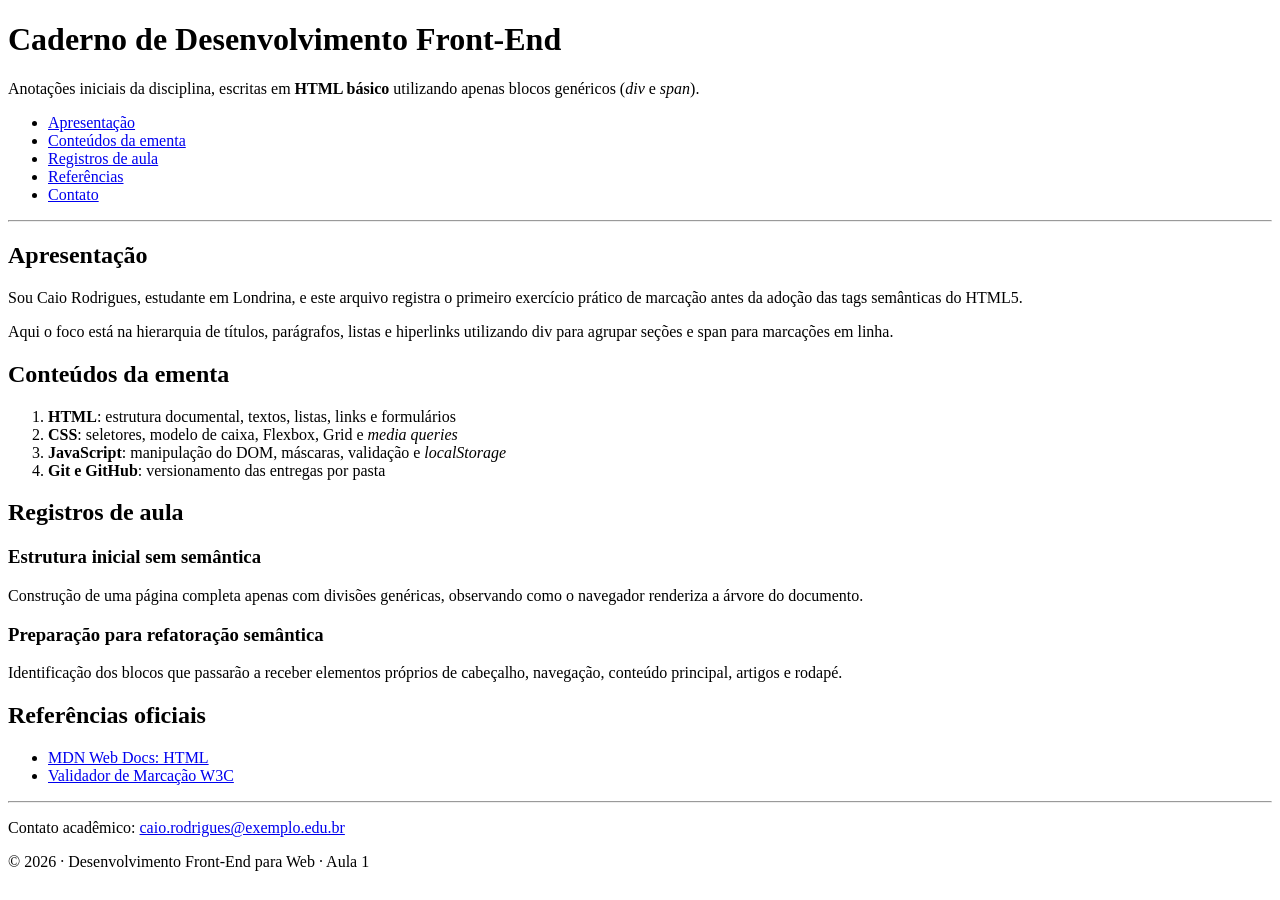
<file: aula-1/index.html>
<!DOCTYPE html>
<html lang="pt-BR">
<head>
  <meta charset="UTF-8" />
  <meta name="viewport" content="width=device-width, initial-scale=1.0" />
  <title>Aula 1: Primeiro HTML sem tags semânticas</title>
</head>
<body>
  <!-- Cabeçalho construído com div genérica, antes da introdução de tags semânticas -->
  <div id="cabecalho">
    <h1>Caderno de Desenvolvimento Front-End</h1>
    <p>Anotações iniciais da disciplina, escritas em <b>HTML básico</b> utilizando apenas blocos genéricos (<i>div</i> e <i>span</i>).</p>

    <!-- Menu feito com div e lista -->
    <div id="menu">
      <ul>
        <li><a href="#apresentacao">Apresentação</a></li>
        <li><a href="#conteudos">Conteúdos da ementa</a></li>
        <li><a href="#registros">Registros de aula</a></li>
        <li><a href="#referencias">Referências</a></li>
        <li><a href="#contato">Contato</a></li>
      </ul>
    </div>
  </div>

  <hr />

  <!-- Conteúdo principal em div -->
  <div id="conteudo-principal">
    <div id="apresentacao" class="bloco">
      <h2>Apresentação</h2>
      <p>
        Sou Caio Rodrigues, estudante em Londrina, e este arquivo registra o primeiro
        exercício prático de marcação antes da adoção das tags semânticas do HTML5.
      </p>
      <p>
        Aqui o foco está na hierarquia de títulos, parágrafos, listas e hiperlinks
        utilizando <span class="termo">div</span> para agrupar seções e
        <span class="termo">span</span> para marcações em linha.
      </p>
    </div>

    <div id="conteudos" class="bloco">
      <h2>Conteúdos da ementa</h2>
      <ol>
        <li><b>HTML</b>: estrutura documental, textos, listas, links e formulários</li>
        <li><b>CSS</b>: seletores, modelo de caixa, Flexbox, Grid e <i>media queries</i></li>
        <li><b>JavaScript</b>: manipulação do DOM, máscaras, validação e <i>localStorage</i></li>
        <li><b>Git e GitHub</b>: versionamento das entregas por pasta</li>
      </ol>
    </div>

    <div id="registros" class="bloco">
      <h2>Registros de aula</h2>

      <div class="registro">
        <h3>Estrutura inicial sem semântica</h3>
        <p>
          Construção de uma página completa apenas com divisões genéricas, observando
          como o navegador renderiza a árvore do documento.
        </p>
      </div>

      <div class="registro">
        <h3>Preparação para refatoração semântica</h3>
        <p>
          Identificação dos blocos que passarão a receber elementos próprios de
          cabeçalho, navegação, conteúdo principal, artigos e rodapé.
        </p>
      </div>
    </div>

    <div id="referencias" class="bloco-lateral">
      <h2>Referências oficiais</h2>
      <ul>
        <li><a href="https://developer.mozilla.org/pt-BR/docs/Web/HTML" target="_blank" rel="noopener noreferrer">MDN Web Docs: HTML</a></li>
        <li><a href="https://validator.w3.org/" target="_blank" rel="noopener noreferrer">Validador de Marcação W3C</a></li>
      </ul>
    </div>
  </div>

  <hr />

  <div id="rodape">
    <div id="contato">
      <p>Contato acadêmico: <a href="mailto:caio.rodrigues@exemplo.edu.br">caio.rodrigues@exemplo.edu.br</a></p>
    </div>
    <p>&copy; 2026 · Desenvolvimento Front-End para Web · Aula 1</p>
  </div>
</body>
</html>
</file>
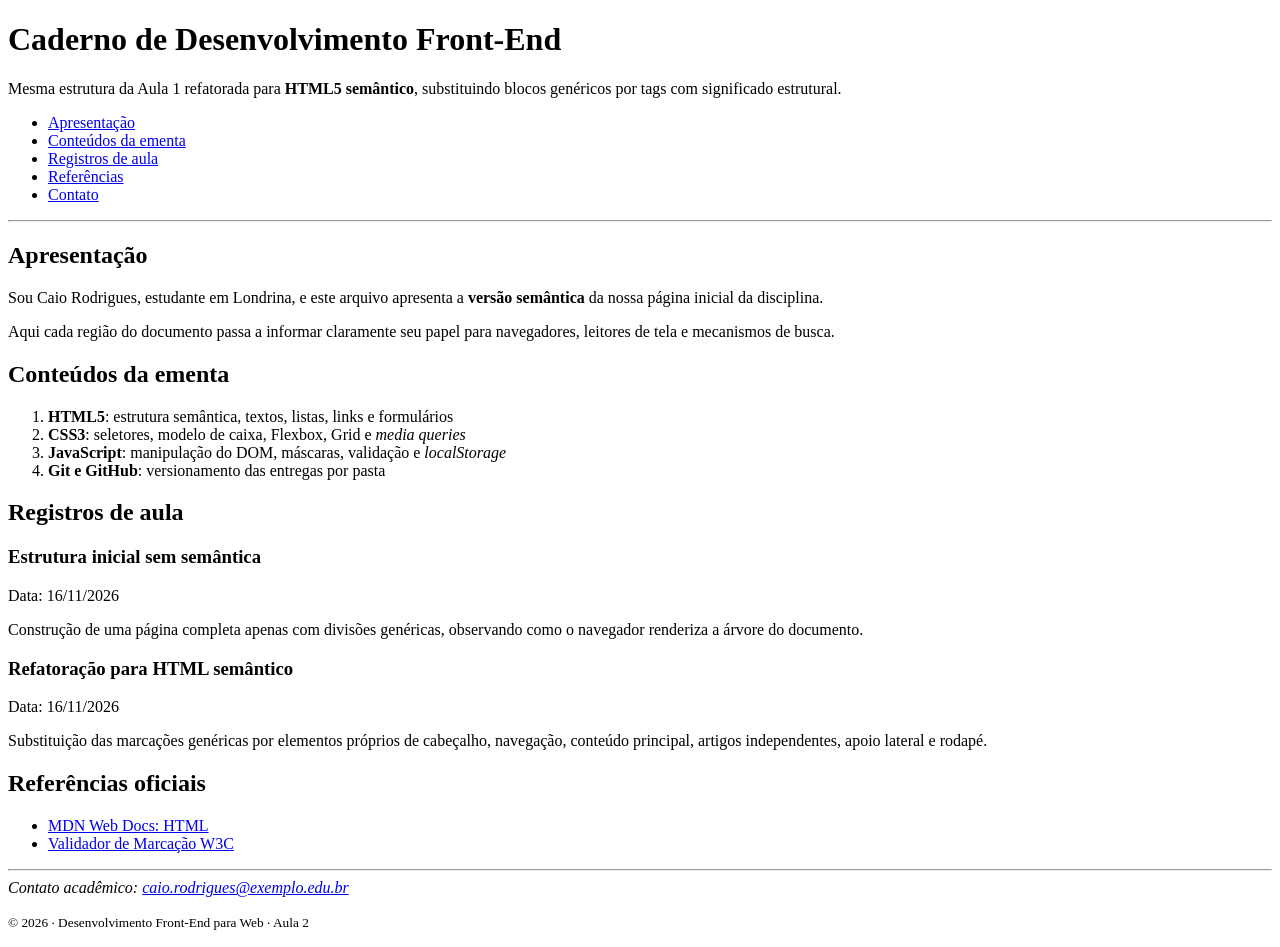
<file: aula-2/index.html>
<!DOCTYPE html>
<html lang="pt-BR">
<head>
  <meta charset="UTF-8" />
  <meta name="viewport" content="width=device-width, initial-scale=1.0" />
  <title>Aula 2: Primeiro HTML Semântico</title>
</head>
<body>
  <!-- Substitui <div id="cabecalho"> por <header> -->
  <header>
    <h1>Caderno de Desenvolvimento Front-End</h1>
    <p>
      Mesma estrutura da Aula 1 refatorada para <strong>HTML5 semântico</strong>,
      substituindo blocos genéricos por tags com significado estrutural.
    </p>

    <!-- Substitui <div id="menu"> por <nav> -->
    <nav aria-label="Navegação principal">
      <ul>
        <li><a href="#apresentacao">Apresentação</a></li>
        <li><a href="#conteudos">Conteúdos da ementa</a></li>
        <li><a href="#registros">Registros de aula</a></li>
        <li><a href="#referencias">Referências</a></li>
        <li><a href="#contato">Contato</a></li>
      </ul>
    </nav>
  </header>

  <hr />

  <!-- Substitui <div id="conteudo-principal"> por <main> -->
  <main>
    <!-- Substitui <div id="apresentacao"> por <section> -->
    <section id="apresentacao">
      <h2>Apresentação</h2>
      <p>
        Sou Caio Rodrigues, estudante em Londrina, e este arquivo apresenta a
        <strong>versão semântica</strong> da nossa página inicial da disciplina.
      </p>
      <p>
        Aqui cada região do documento passa a informar claramente seu papel para
        navegadores, leitores de tela e mecanismos de busca.
      </p>
    </section>

    <!-- Substitui <div id="conteudos"> por <section> -->
    <section id="conteudos">
      <h2>Conteúdos da ementa</h2>
      <ol>
        <li><strong>HTML5</strong>: estrutura semântica, textos, listas, links e formulários</li>
        <li><strong>CSS3</strong>: seletores, modelo de caixa, Flexbox, Grid e <em>media queries</em></li>
        <li><strong>JavaScript</strong>: manipulação do DOM, máscaras, validação e <em>localStorage</em></li>
        <li><strong>Git e GitHub</strong>: versionamento das entregas por pasta</li>
      </ol>
    </section>

    <!-- Substitui <div id="registros"> e cada .registro por <section> e <article> -->
    <section id="registros">
      <h2>Registros de aula</h2>

      <article>
        <header>
          <h3>Estrutura inicial sem semântica</h3>
          <p>Data: <time datetime="2026-11-16">16/11/2026</time></p>
        </header>
        <p>
          Construção de uma página completa apenas com divisões genéricas, observando
          como o navegador renderiza a árvore do documento.
        </p>
      </article>

      <article>
        <header>
          <h3>Refatoração para HTML semântico</h3>
          <p>Data: <time datetime="2026-11-16">16/11/2026</time></p>
        </header>
        <p>
          Substituição das marcações genéricas por elementos próprios de cabeçalho,
          navegação, conteúdo principal, artigos independentes, apoio lateral e rodapé.
        </p>
      </article>
    </section>

    <!-- Substitui <div id="referencias"> por <aside> -->
    <aside id="referencias">
      <h2>Referências oficiais</h2>
      <ul>
        <li><a href="https://developer.mozilla.org/pt-BR/docs/Web/HTML" target="_blank" rel="noopener noreferrer">MDN Web Docs: HTML</a></li>
        <li><a href="https://validator.w3.org/" target="_blank" rel="noopener noreferrer">Validador de Marcação W3C</a></li>
      </ul>
    </aside>
  </main>

  <hr />

  <!-- Substitui <div id="rodape"> por <footer> e <address> -->
  <footer>
    <address id="contato">
      Contato acadêmico: <a href="mailto:caio.rodrigues@exemplo.edu.br">caio.rodrigues@exemplo.edu.br</a>
    </address>
    <p><small>&copy; 2026 · Desenvolvimento Front-End para Web · Aula 2</small></p>
  </footer>
</body>
</html>
</file>
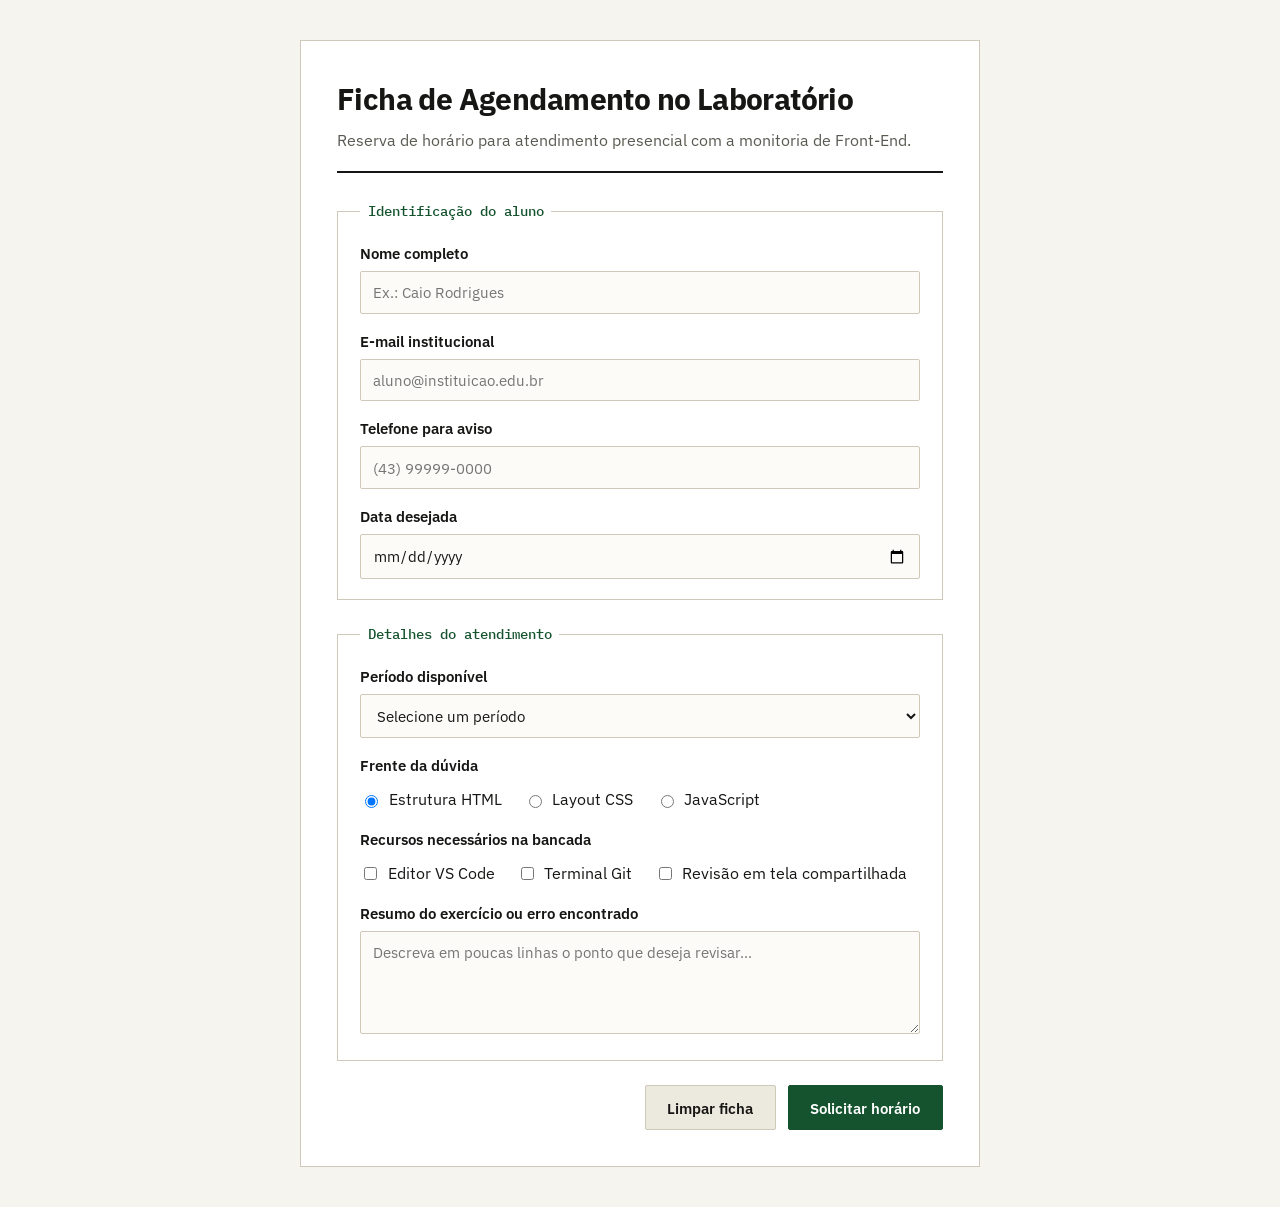
<file: aula-3/index.html>
<!DOCTYPE html>
<html lang="pt-BR">
<head>
  <meta charset="UTF-8" />
  <meta name="viewport" content="width=device-width, initial-scale=1.0" />
  <title>Aula 3: Agendamento de Monitoria</title>
  <link rel="preconnect" href="https://fonts.googleapis.com" />
  <link rel="preconnect" href="https://fonts.gstatic.com" crossorigin />
  <link href="https://fonts.googleapis.com/css2?family=IBM+Plex+Mono:wght@400;500&family=IBM+Plex+Sans:wght@400;500;600;700&display=swap" rel="stylesheet" />
  <style>
    :root {
      --bg: #f6f4ee;
      --paper: #ffffff;
      --surface: #ece9df;
      --ink: #161614;
      --muted: #5a5952;
      --accent: #14532d;
      --accent-ink: #ffffff;
      --border: #cfc9ba;
    }

    * {
      box-sizing: border-box;
    }

    body {
      margin: 0;
      padding: 2.5rem 1.25rem;
      font-family: "IBM Plex Sans", system-ui, sans-serif;
      background-color: var(--bg);
      color: var(--ink);
      line-height: 1.55;
    }

    main {
      max-width: 680px;
      margin: 0 auto;
      background-color: var(--paper);
      border: 1px solid var(--border);
      padding: 2.25rem;
    }

    header {
      border-bottom: 2px solid var(--ink);
      padding-bottom: 1.1rem;
      margin-bottom: 1.75rem;
    }

    header h1 {
      margin: 0 0 0.35rem;
      font-size: 1.85rem;
      letter-spacing: -0.02em;
    }

    header p {
      margin: 0;
      color: var(--muted);
    }

    fieldset {
      border: 1px solid var(--border);
      padding: 1.25rem 1.4rem;
      margin: 0 0 1.5rem;
    }

    legend {
      font-family: "IBM Plex Mono", monospace;
      font-size: 0.85rem;
      font-weight: 500;
      color: var(--accent);
      padding: 0 0.45rem;
    }

    .campo {
      margin-bottom: 1rem;
    }

    .campo:last-child {
      margin-bottom: 0;
    }

    label.rotulo {
      display: block;
      font-weight: 600;
      font-size: 0.94rem;
      margin-bottom: 0.35rem;
    }

    .opcoes {
      display: flex;
      flex-wrap: wrap;
      gap: 0.75rem 1.4rem;
      padding-top: 0.25rem;
    }

    .opcoes label {
      display: inline-flex;
      align-items: center;
      gap: 0.45rem;
      font-weight: 400;
      cursor: pointer;
    }

    input[type="text"],
    input[type="email"],
    input[type="tel"],
    input[type="date"],
    select,
    textarea {
      width: 100%;
      padding: 0.65rem 0.75rem;
      border: 1px solid var(--border);
      border-radius: 2px;
      background-color: #fcfbf8;
      color: var(--ink);
      font-family: inherit;
      font-size: 0.96rem;
    }

    input:focus,
    select:focus,
    textarea:focus {
      outline: 2px solid var(--accent);
      outline-offset: 1px;
      border-color: var(--accent);
    }

    .botoes {
      display: flex;
      gap: 0.75rem;
      justify-content: flex-end;
    }

    button {
      padding: 0.72rem 1.35rem;
      border-radius: 2px;
      font-family: inherit;
      font-size: 0.96rem;
      font-weight: 600;
      cursor: pointer;
      transition: transform 0.12s ease, background-color 0.15s ease;
    }

    button:active {
      transform: translateY(1px);
    }

    button[type="submit"] {
      border: 1px solid var(--accent);
      background-color: var(--accent);
      color: var(--accent-ink);
    }

    button[type="submit"]:hover {
      background-color: #0f3f22;
    }

    button[type="reset"] {
      border: 1px solid var(--border);
      background-color: var(--surface);
      color: var(--ink);
    }

    button[type="reset"]:hover {
      background-color: #e2ddd0;
    }

    @media (max-width: 540px) {
      main {
        padding: 1.4rem;
      }

      .botoes {
        flex-direction: column-reverse;
      }
    }
  </style>
</head>
<body>
  <main>
    <header>
      <h1>Ficha de Agendamento no Laboratório</h1>
      <p>Reserva de horário para atendimento presencial com a monitoria de Front-End.</p>
    </header>

    <form action="#" method="post">
      <fieldset>
        <legend>Identificação do aluno</legend>

        <div class="campo">
          <label class="rotulo" for="nome">Nome completo</label>
          <input type="text" id="nome" name="nome" placeholder="Ex.: Caio Rodrigues" required />
        </div>

        <div class="campo">
          <label class="rotulo" for="email">E-mail institucional</label>
          <input type="email" id="email" name="email" placeholder="aluno@instituicao.edu.br" required />
        </div>

        <div class="campo">
          <label class="rotulo" for="telefone">Telefone para aviso</label>
          <input type="tel" id="telefone" name="telefone" placeholder="(43) 99999-0000" />
        </div>

        <div class="campo">
          <label class="rotulo" for="data">Data desejada</label>
          <input type="date" id="data" name="data" />
        </div>
      </fieldset>

      <fieldset>
        <legend>Detalhes do atendimento</legend>

        <div class="campo">
          <label class="rotulo" for="turno">Período disponível</label>
          <select id="turno" name="turno">
            <option value="">Selecione um período</option>
            <option value="manha">Manhã (08h às 11h)</option>
            <option value="tarde">Tarde (14h às 17h)</option>
            <option value="noite">Noite (19h às 21h)</option>
          </select>
        </div>

        <div class="campo">
          <label class="rotulo">Frente da dúvida</label>
          <div class="opcoes">
            <label><input type="radio" name="frente" value="html" checked /> Estrutura HTML</label>
            <label><input type="radio" name="frente" value="css" /> Layout CSS</label>
            <label><input type="radio" name="frente" value="js" /> JavaScript</label>
          </div>
        </div>

        <div class="campo">
          <label class="rotulo">Recursos necessários na bancada</label>
          <div class="opcoes">
            <label><input type="checkbox" name="recursos" value="vscode" /> Editor VS Code</label>
            <label><input type="checkbox" name="recursos" value="git" /> Terminal Git</label>
            <label><input type="checkbox" name="recursos" value="projetor" /> Revisão em tela compartilhada</label>
          </div>
        </div>

        <div class="campo">
          <label class="rotulo" for="descricao">Resumo do exercício ou erro encontrado</label>
          <textarea id="descricao" name="descricao" rows="4" placeholder="Descreva em poucas linhas o ponto que deseja revisar..."></textarea>
        </div>
      </fieldset>

      <div class="botoes">
        <button type="reset">Limpar ficha</button>
        <button type="submit">Solicitar horário</button>
      </div>
    </form>
  </main>
</body>
</html>
</file>
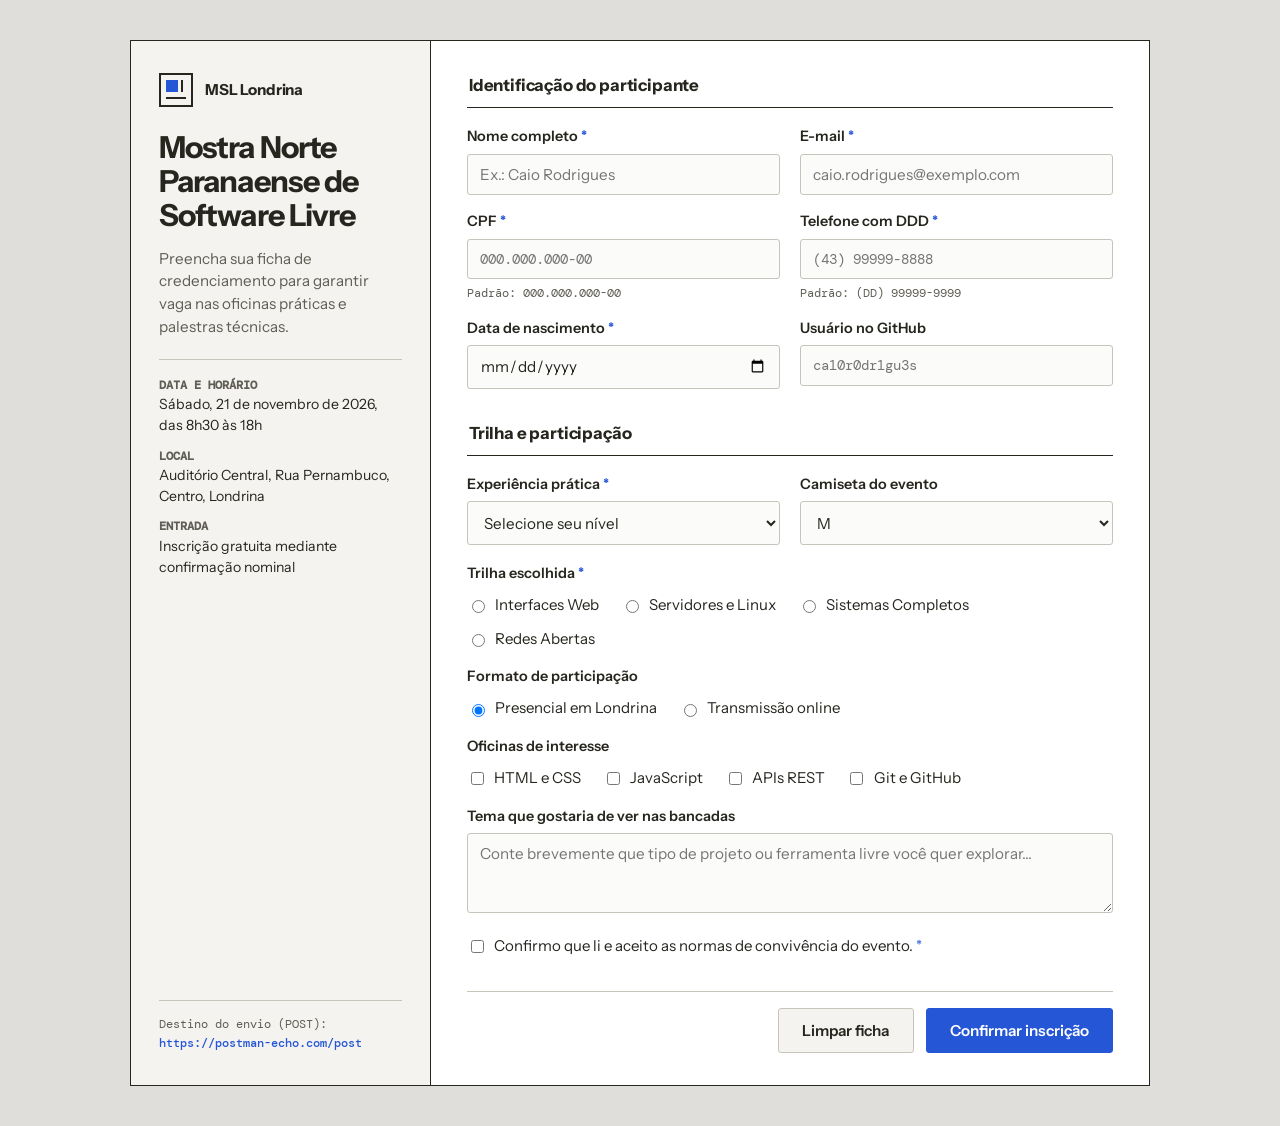
<file: aula-4/index.html>
<!DOCTYPE html>
<html lang="pt-BR">
<head>
  <meta charset="UTF-8" />
  <meta name="viewport" content="width=device-width, initial-scale=1.0" />
  <title>Credenciamento · Mostra de Software Livre Londrina</title>
  <link rel="preconnect" href="https://fonts.googleapis.com" />
  <link rel="preconnect" href="https://fonts.gstatic.com" crossorigin />
  <link href="https://fonts.googleapis.com/css2?family=DM+Mono:wght@400;500&family=Instrument+Sans:wght@400;500;600;700&display=swap" rel="stylesheet" />
  <style>
    :root {
      --bg: #dfdedb;
      --surface: #f4f3ef;
      --card: #ffffff;
      --ink: #26251e;
      --muted: #5f5d55;
      --accent: #2456d6;
      --accent-dark: #193fa3;
      --accent-ink: #ffffff;
      --line: #c7c4bc;
    }

    * {
      box-sizing: border-box;
    }

    body {
      margin: 0;
      padding: 2.5rem 1.25rem;
      font-family: "Instrument Sans", system-ui, sans-serif;
      background-color: var(--bg);
      color: var(--ink);
      line-height: 1.5;
    }

    .folha {
      max-width: 1020px;
      margin: 0 auto;
      background-color: var(--surface);
      border: 1px solid var(--ink);
      display: grid;
      grid-template-columns: 300px 1fr;
    }

    .lateral {
      padding: 2rem 1.75rem;
      border-right: 1px solid var(--ink);
      display: flex;
      flex-direction: column;
      justify-content: space-between;
      gap: 2rem;
    }

    .marca {
      display: flex;
      align-items: center;
      gap: 0.75rem;
      margin-bottom: 1.5rem;
    }

    .marca-titulo {
      font-weight: 700;
      font-size: 0.95rem;
      letter-spacing: -0.01em;
    }

    .lateral h1 {
      margin: 0 0 0.9rem;
      font-size: 1.9rem;
      line-height: 1.12;
      letter-spacing: -0.03em;
    }

    .lateral p {
      margin: 0 0 1.25rem;
      color: var(--muted);
      font-size: 0.95rem;
    }

    .ficha-evento {
      border-top: 1px solid var(--line);
      padding-top: 1rem;
      display: flex;
      flex-direction: column;
      gap: 0.65rem;
      font-size: 0.88rem;
    }

    .ficha-item strong {
      display: block;
      font-family: "DM Mono", monospace;
      font-size: 0.76rem;
      color: var(--muted);
      text-transform: uppercase;
    }

    .nota-endpoint {
      font-family: "DM Mono", monospace;
      font-size: 0.78rem;
      color: var(--muted);
      border-top: 1px solid var(--line);
      padding-top: 0.9rem;
      word-break: break-word;
    }

    .nota-endpoint span {
      color: var(--accent);
      font-weight: 500;
    }

    .formulario-area {
      padding: 2rem 2.25rem;
      background-color: var(--card);
    }

    fieldset {
      border: none;
      padding: 0;
      margin: 0 0 2rem;
    }

    legend {
      width: 100%;
      padding-bottom: 0.55rem;
      margin-bottom: 1.15rem;
      border-bottom: 1px solid var(--ink);
      font-weight: 700;
      font-size: 1.05rem;
      letter-spacing: -0.01em;
    }

    .grade-campos {
      display: grid;
      grid-template-columns: repeat(2, 1fr);
      gap: 1rem 1.2rem;
    }

    .campo {
      margin-bottom: 1rem;
    }

    .grade-campos .campo {
      margin-bottom: 0;
    }

    .campo label.titulo {
      display: block;
      font-size: 0.9rem;
      font-weight: 600;
      margin-bottom: 0.35rem;
    }

    .obrigatorio {
      color: var(--accent);
    }

    input[type="text"],
    input[type="email"],
    input[type="tel"],
    input[type="date"],
    select,
    textarea {
      width: 100%;
      padding: 0.65rem 0.75rem;
      border: 1px solid var(--line);
      border-radius: 3px;
      background-color: #fbfbfa;
      color: var(--ink);
      font-family: inherit;
      font-size: 0.95rem;
      transition: border-color 0.15s ease;
    }

    input[name="cpf"],
    input[name="telefone"],
    input[name="github_usuario"] {
      font-family: "DM Mono", monospace;
      font-size: 0.9rem;
    }

    input:focus,
    select:focus,
    textarea:focus {
      outline: 2px solid var(--accent);
      outline-offset: 1px;
      border-color: var(--accent);
    }

    .ajuda {
      display: block;
      margin-top: 0.28rem;
      font-family: "DM Mono", monospace;
      font-size: 0.75rem;
      color: var(--muted);
    }

    .grupo-opcoes {
      display: flex;
      flex-wrap: wrap;
      gap: 0.7rem 1.35rem;
      padding-top: 0.25rem;
    }

    .grupo-opcoes label,
    .aceite {
      display: inline-flex;
      align-items: center;
      gap: 0.45rem;
      font-size: 0.94rem;
      cursor: pointer;
    }

    .acoes {
      display: flex;
      justify-content: flex-end;
      gap: 0.75rem;
      padding-top: 1rem;
      border-top: 1px solid var(--line);
    }

    button {
      padding: 0.75rem 1.45rem;
      border-radius: 3px;
      font-family: inherit;
      font-size: 0.95rem;
      font-weight: 600;
      cursor: pointer;
      transition: transform 0.12s ease, background-color 0.15s ease;
    }

    button:active {
      transform: translateY(1px);
    }

    button[type="submit"] {
      border: 1px solid var(--accent);
      background-color: var(--accent);
      color: var(--accent-ink);
    }

    button[type="submit"]:hover {
      background-color: var(--accent-dark);
    }

    button[type="reset"] {
      border: 1px solid var(--line);
      background-color: var(--surface);
      color: var(--ink);
    }

    button[type="reset"]:hover {
      background-color: #e6e4dd;
    }

    @media (max-width: 820px) {
      .folha {
        grid-template-columns: 1fr;
      }

      .lateral {
        border-right: none;
        border-bottom: 1px solid var(--ink);
      }
    }

    @media (max-width: 560px) {
      .formulario-area {
        padding: 1.4rem;
      }

      .grade-campos {
        grid-template-columns: 1fr;
      }

      .acoes {
        flex-direction: column-reverse;
      }
    }
  </style>
</head>
<body>
  <main class="folha">
    <aside class="lateral">
      <div>
        <div class="marca">
          <svg width="34" height="34" viewBox="0 0 34 34" fill="none" aria-hidden="true">
            <rect x="1" y="1" width="32" height="32" stroke="#26251e" stroke-width="2" />
            <rect x="7" y="7" width="12" height="12" fill="#2456d6" />
            <line x1="7" y1="25" x2="27" y2="25" stroke="#26251e" stroke-width="2" />
            <line x1="23" y1="7" x2="23" y2="19" stroke="#26251e" stroke-width="2" />
          </svg>
          <span class="marca-titulo">MSL Londrina</span>
        </div>

        <h1>Mostra Norte Paranaense de Software Livre</h1>
        <p>Preencha sua ficha de credenciamento para garantir vaga nas oficinas práticas e palestras técnicas.</p>

        <div class="ficha-evento">
          <div class="ficha-item">
            <strong>Data e horário</strong>
            Sábado, 21 de novembro de 2026, das 8h30 às 18h
          </div>
          <div class="ficha-item">
            <strong>Local</strong>
            Auditório Central, Rua Pernambuco, Centro, Londrina
          </div>
          <div class="ficha-item">
            <strong>Entrada</strong>
            Inscrição gratuita mediante confirmação nominal
          </div>
        </div>
      </div>

      <div class="nota-endpoint">
        Destino do envio (POST):<br />
        <span>https://postman-echo.com/post</span>
      </div>
    </aside>

    <section class="formulario-area" aria-label="Formulário de credenciamento">
      <form action="https://postman-echo.com/post" method="POST">
        <fieldset>
          <legend>Identificação do participante</legend>

          <div class="grade-campos">
            <div class="campo">
              <label class="titulo" for="nome_completo">Nome completo <span class="obrigatorio">*</span></label>
              <input
                type="text"
                id="nome_completo"
                name="nome_completo"
                placeholder="Ex.: Caio Rodrigues"
                minlength="3"
                required
              />
            </div>

            <div class="campo">
              <label class="titulo" for="email">E-mail <span class="obrigatorio">*</span></label>
              <input
                type="email"
                id="email"
                name="email"
                placeholder="caio.rodrigues@exemplo.com"
                required
              />
            </div>

            <div class="campo">
              <label class="titulo" for="cpf">CPF <span class="obrigatorio">*</span></label>
              <input
                type="text"
                id="cpf"
                name="cpf"
                placeholder="000.000.000-00"
                pattern="\d{3}\.\d{3}\.\d{3}-\d{2}"
                title="Digite o CPF no formato 000.000.000-00"
                required
              />
              <span class="ajuda">Padrão: 000.000.000-00</span>
            </div>

            <div class="campo">
              <label class="titulo" for="telefone">Telefone com DDD <span class="obrigatorio">*</span></label>
              <input
                type="tel"
                id="telefone"
                name="telefone"
                placeholder="(43) 99999-8888"
                pattern="\(\d{2}\)\s?\d{4,5}-\d{4}"
                title="Informe no formato (43) 99999-8888"
                required
              />
              <span class="ajuda">Padrão: (DD) 99999-9999</span>
            </div>

            <div class="campo">
              <label class="titulo" for="data_nascimento">Data de nascimento <span class="obrigatorio">*</span></label>
              <input
                type="date"
                id="data_nascimento"
                name="data_nascimento"
                required
              />
            </div>

            <div class="campo">
              <label class="titulo" for="github_usuario">Usuário no GitHub</label>
              <input
                type="text"
                id="github_usuario"
                name="github_usuario"
                placeholder="ca10r0dr1gu3s"
                pattern="[A-Za-z0-9-]{1,39}"
                title="Use apenas letras, números ou hífen"
              />
            </div>
          </div>
        </fieldset>

        <fieldset>
          <legend>Trilha e participação</legend>

          <div class="grade-campos" style="margin-bottom: 1.1rem;">
            <div class="campo">
              <label class="titulo" for="nivel_experiencia">Experiência prática <span class="obrigatorio">*</span></label>
              <select id="nivel_experiencia" name="nivel_experiencia" required>
                <option value="">Selecione seu nível</option>
                <option value="iniciante">Iniciante em programação</option>
                <option value="intermediario">Intermediário com projetos pessoais</option>
                <option value="avancado">Avançado em ambiente profissional</option>
              </select>
            </div>

            <div class="campo">
              <label class="titulo" for="tamanho_camiseta">Camiseta do evento</label>
              <select id="tamanho_camiseta" name="tamanho_camiseta">
                <option value="P">P</option>
                <option value="M" selected>M</option>
                <option value="G">G</option>
                <option value="GG">GG</option>
                <option value="XG">XG</option>
              </select>
            </div>
          </div>

          <div class="campo">
            <label class="titulo">Trilha escolhida <span class="obrigatorio">*</span></label>
            <div class="grupo-opcoes">
              <label><input type="radio" name="trilha" value="front-end" required /> Interfaces Web</label>
              <label><input type="radio" name="trilha" value="back-end" /> Servidores e Linux</label>
              <label><input type="radio" name="trilha" value="full-stack" /> Sistemas Completos</label>
              <label><input type="radio" name="trilha" value="redes" /> Redes Abertas</label>
            </div>
          </div>

          <div class="campo">
            <label class="titulo">Formato de participação</label>
            <div class="grupo-opcoes">
              <label><input type="radio" name="modalidade" value="presencial" checked /> Presencial em Londrina</label>
              <label><input type="radio" name="modalidade" value="online" /> Transmissão online</label>
            </div>
          </div>

          <div class="campo">
            <label class="titulo">Oficinas de interesse</label>
            <div class="grupo-opcoes">
              <label><input type="checkbox" name="interesses" value="html-css" /> HTML e CSS</label>
              <label><input type="checkbox" name="interesses" value="javascript" /> JavaScript</label>
              <label><input type="checkbox" name="interesses" value="apis-rest" /> APIs REST</label>
              <label><input type="checkbox" name="interesses" value="git-github" /> Git e GitHub</label>
            </div>
          </div>

          <div class="campo">
            <label class="titulo" for="motivacao">Tema que gostaria de ver nas bancadas</label>
            <textarea
              id="motivacao"
              name="motivacao"
              rows="3"
              placeholder="Conte brevemente que tipo de projeto ou ferramenta livre você quer explorar..."
            ></textarea>
          </div>

          <div class="campo" style="margin-bottom: 0;">
            <label class="aceite">
              <input type="checkbox" name="aceite_regulamento" value="sim" required />
              <span>Confirmo que li e aceito as normas de convivência do evento. <span class="obrigatorio">*</span></span>
            </label>
          </div>
        </fieldset>

        <div class="acoes">
          <button type="reset">Limpar ficha</button>
          <button type="submit">Confirmar inscrição</button>
        </div>
      </form>
    </section>
  </main>
</body>
</html>
</file>
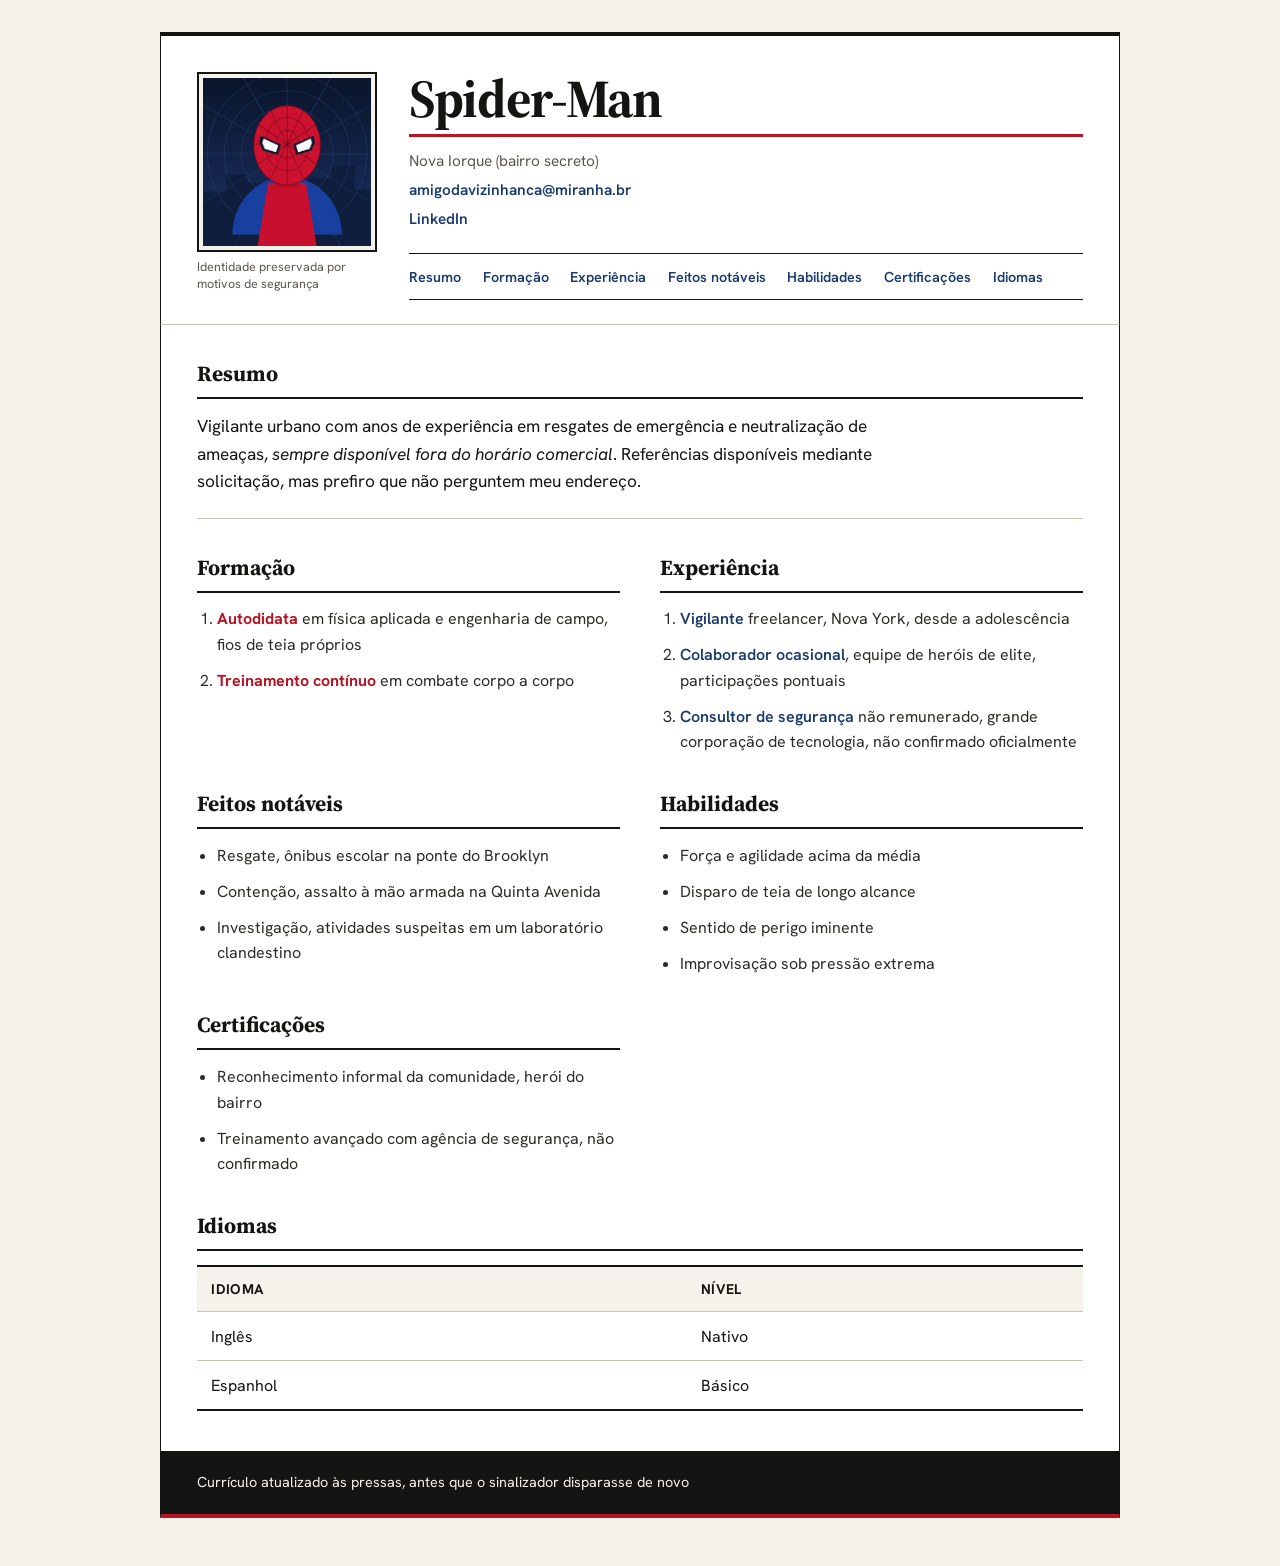
<file: aula-5/index.html>
<!DOCTYPE html>
<html lang="pt-br">
<head>
  <meta charset="UTF-8" />
  <meta name="viewport" content="width=device-width, initial-scale=1.0" />
  <title>Currículo Spider-Man</title>
  <link rel="stylesheet" href="./styles/style.css">
</head>
<body>
  <header>
    <figure>
      <img src="./images/miranha.jpg" alt="Foto de perfil, pessoa mascarada com traje vermelho e azul" />
      <figcaption>Identidade preservada por motivos de segurança</figcaption>
    </figure>
    <h1>Spider-Man</h1>
    <div class="header-info">
      <p>Nova Iorque (bairro secreto)</p>
      <p>
        <a href="mailto:amigodavizinhanca@miranha.br">amigodavizinhanca@miranha.br</a>
      </p>
      <p>
        <a href="https://www.linkedin.com/in/miranha/">LinkedIn</a>
      </p>
      <nav>
        <ul>
          <li><a href="#resumo">Resumo</a></li>
          <li><a href="#formacao">Formação</a></li>
          <li><a href="#experiencia">Experiência</a></li>
          <li><a href="#feitos">Feitos notáveis</a></li>
          <li><a href="#habilidades">Habilidades</a></li>
          <li><a href="#certificacoes">Certificações</a></li>
          <li><a href="#idiomas">Idiomas</a></li>
        </ul>
      </nav>
    </div>
  </header>

  <main>
    <section id="resumo">
      <h2>Resumo</h2>
      <p>
        Vigilante urbano com anos de experiência em resgates de emergência e neutralização de ameaças,
        <em>sempre disponível fora do horário comercial</em>. Referências disponíveis mediante solicitação,
        mas prefiro que não perguntem meu endereço.
      </p>
    </section>

    <section id="formacao">
      <h2>Formação</h2>
      <ol>
        <li><strong>Autodidata</strong> em física aplicada e engenharia de campo, fios de teia próprios</li>
        <li><strong>Treinamento contínuo</strong> em combate corpo a corpo</li>
      </ol>
    </section>

    <section id="experiencia">
      <h2>Experiência</h2>
      <ol>
        <li><em>Vigilante</em> freelancer, Nova York, desde a adolescência</li>
        <li><em>Colaborador ocasional</em>, equipe de heróis de elite, participações pontuais</li>
        <li><em>Consultor de segurança</em> não remunerado, grande corporação de tecnologia, não confirmado oficialmente</li>
      </ol>
    </section>

    <section id="feitos">
      <h2>Feitos notáveis</h2>
      <ul>
        <li>Resgate, ônibus escolar na ponte do Brooklyn</li>
        <li>Contenção, assalto à mão armada na Quinta Avenida</li>
        <li>Investigação, atividades suspeitas em um laboratório clandestino</li>
      </ul>
    </section>

    <section id="habilidades">
      <h2>Habilidades</h2>
      <ul>
        <li>Força e agilidade acima da média</li>
        <li>Disparo de teia de longo alcance</li>
        <li>Sentido de perigo iminente</li>
        <li>Improvisação sob pressão extrema</li>
      </ul>
    </section>

    <section id="certificacoes">
      <h2>Certificações</h2>
      <ul>
        <li>Reconhecimento informal da comunidade, herói do bairro</li>
        <li>Treinamento avançado com agência de segurança, não confirmado</li>
      </ul>
    </section>

    <section id="idiomas">
      <h2>Idiomas</h2>
      <table>
        <thead>
          <tr>
            <th scope="col">Idioma</th>
            <th scope="col">Nível</th>
          </tr>
        </thead>
        <tbody>
          <tr>
            <td>Inglês</td>
            <td>Nativo</td>
          </tr>
          <tr>
            <td>Espanhol</td>
            <td>Básico</td>
          </tr>
        </tbody>
      </table>
    </section>
  </main>

  <footer>
    <p>Currículo atualizado às pressas, antes que o sinalizador disparasse de novo</p>
  </footer>
</body>

</html>
</file>
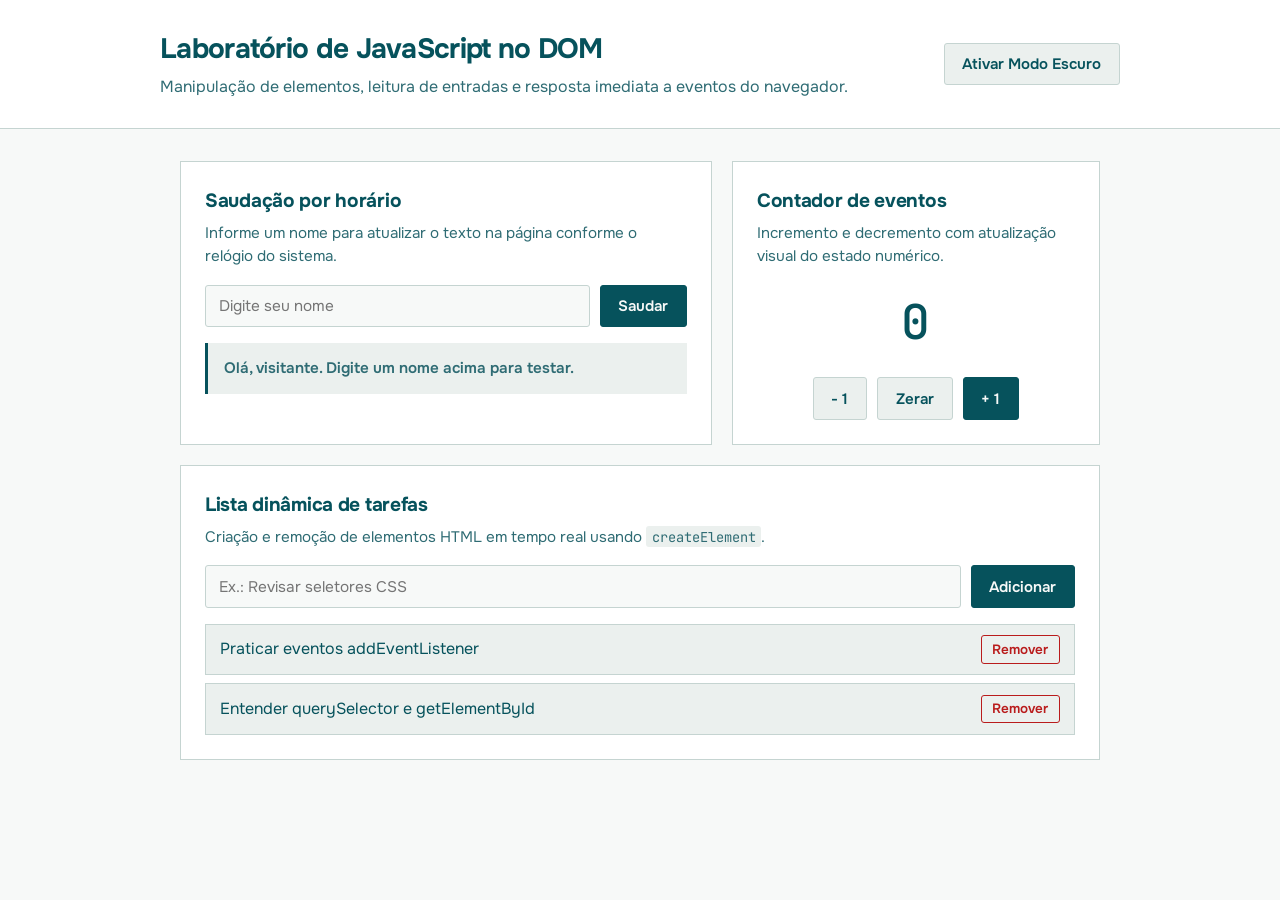
<file: aula-7/index.html>
<!DOCTYPE html>
<html lang="pt-BR">
<head>
  <meta charset="UTF-8" />
  <meta name="viewport" content="width=device-width, initial-scale=1.0" />
  <title>Aula 7: Nosso Primeiro JavaScript</title>
  <link rel="preconnect" href="https://fonts.googleapis.com" />
  <link rel="preconnect" href="https://fonts.gstatic.com" crossorigin />
  <link href="https://fonts.googleapis.com/css2?family=JetBrains+Mono:wght@400;500&family=Onest:wght@400;500;600;700&display=swap" rel="stylesheet" />
  <link rel="stylesheet" href="./style.css" />
  <script src="./script.js" defer></script>
</head>
<body>
  <header class="topo">
    <div class="topo-conteudo">
      <div>
        <h1>Laboratório de JavaScript no DOM</h1>
        <p>Manipulação de elementos, leitura de entradas e resposta imediata a eventos do navegador.</p>
      </div>
      <button type="button" id="btn-tema" class="btn-secundario">Ativar Modo Escuro</button>
    </div>
  </header>

  <main class="grade">
    <section class="painel painel-saudacao">
      <h2>Saudação por horário</h2>
      <p>Informe um nome para atualizar o texto na página conforme o relógio do sistema.</p>
      <div class="linha-input">
        <input type="text" id="input-nome" placeholder="Digite seu nome" />
        <button type="button" id="btn-saudar" class="btn-primario">Saudar</button>
      </div>
      <p id="mensagem-saudacao" class="resultado">Olá, visitante. Digite um nome acima para testar.</p>
    </section>

    <section class="painel painel-contador">
      <h2>Contador de eventos</h2>
      <p>Incremento e decremento com atualização visual do estado numérico.</p>
      <div class="contador-valor" id="valor-contador">0</div>
      <div class="acoes">
        <button type="button" id="btn-diminuir" class="btn-secundario">- 1</button>
        <button type="button" id="btn-zerar" class="btn-secundario">Zerar</button>
        <button type="button" id="btn-aumentar" class="btn-primario">+ 1</button>
      </div>
    </section>

    <section class="painel painel-largo">
      <h2>Lista dinâmica de tarefas</h2>
      <p>Criação e remoção de elementos HTML em tempo real usando <code>createElement</code>.</p>
      <div class="linha-input">
        <input type="text" id="input-item" placeholder="Ex.: Revisar seletores CSS" />
        <button type="button" id="btn-adicionar" class="btn-primario">Adicionar</button>
      </div>
      <ul id="lista-itens" class="lista"></ul>
    </section>
  </main>
</body>
</html>
</file>
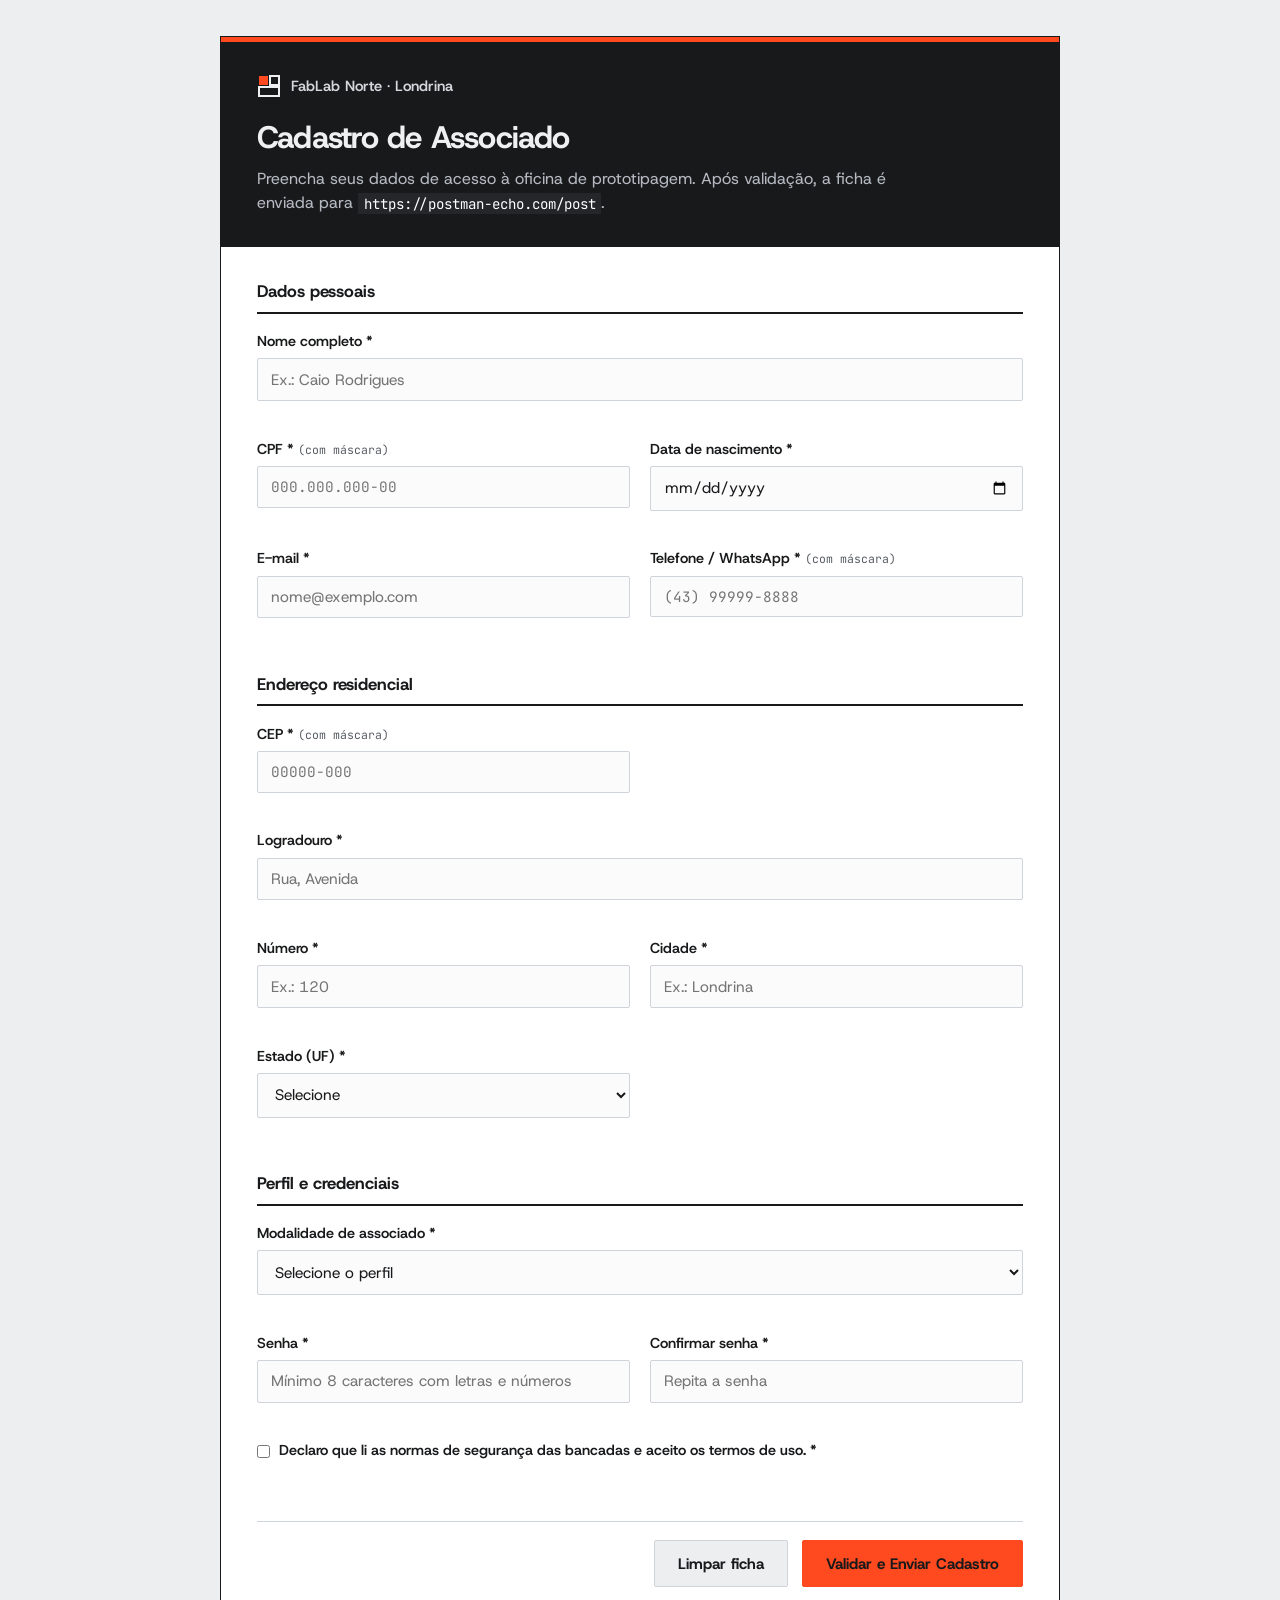
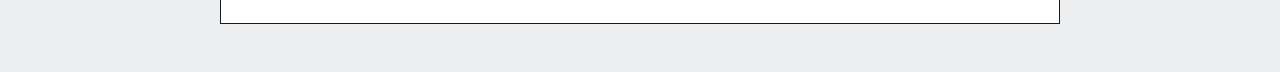
<file: aula-8/index.html>
<!DOCTYPE html>
<html lang="pt-BR">
<head>
  <meta charset="UTF-8" />
  <meta name="viewport" content="width=device-width, initial-scale=1.0" />
  <title>Cadastro de Associado · FabLab Norte</title>
  <link rel="preconnect" href="https://fonts.googleapis.com" />
  <link rel="preconnect" href="https://fonts.gstatic.com" crossorigin />
  <link href="https://fonts.googleapis.com/css2?family=Host+Grotesk:wght@400;500;600;700&family=JetBrains+Mono:wght@400;500&display=swap" rel="stylesheet" />
  <link rel="stylesheet" href="./style.css" />
  <script src="./script.js" defer></script>
</head>
<body>
  <main class="wrapper">
    <header class="cabecalho">
      <div class="cabecalho-marca">
        <svg width="24" height="24" viewBox="0 0 24 24" fill="none" aria-hidden="true">
          <rect x="2" y="2" width="9" height="9" fill="#ff4a1f" />
          <rect x="13" y="2" width="9" height="9" stroke="#eff0f1" stroke-width="2" />
          <rect x="2" y="13" width="20" height="9" stroke="#eff0f1" stroke-width="2" />
        </svg>
        <span>FabLab Norte · Londrina</span>
      </div>
      <h1>Cadastro de Associado</h1>
      <p>Preencha seus dados de acesso à oficina de prototipagem. Após validação, a ficha é enviada para <code>https://postman-echo.com/post</code>.</p>
    </header>

    <form id="form-cadastro" novalidate>
      <section class="secao">
        <h2>Dados pessoais</h2>
        <div class="grid">
          <div class="campo span-2">
            <label for="nome">Nome completo *</label>
            <input type="text" id="nome" name="nome" placeholder="Ex.: Caio Rodrigues" />
            <span class="erro-msg" id="erro-nome"></span>
          </div>

          <div class="campo">
            <label for="cpf">CPF * <small>(com máscara)</small></label>
            <input type="text" id="cpf" name="cpf" class="mono" placeholder="000.000.000-00" maxlength="14" inputmode="numeric" />
            <span class="erro-msg" id="erro-cpf"></span>
          </div>

          <div class="campo">
            <label for="dataNascimento">Data de nascimento *</label>
            <input type="date" id="dataNascimento" name="dataNascimento" />
            <span class="erro-msg" id="erro-dataNascimento"></span>
          </div>

          <div class="campo">
            <label for="email">E-mail *</label>
            <input type="email" id="email" name="email" placeholder="nome@exemplo.com" />
            <span class="erro-msg" id="erro-email"></span>
          </div>

          <div class="campo">
            <label for="telefone">Telefone / WhatsApp * <small>(com máscara)</small></label>
            <input type="tel" id="telefone" name="telefone" class="mono" placeholder="(43) 99999-8888" maxlength="15" inputmode="numeric" />
            <span class="erro-msg" id="erro-telefone"></span>
          </div>
        </div>
      </section>

      <section class="secao">
        <h2>Endereço residencial</h2>
        <div class="grid">
          <div class="campo">
            <label for="cep">CEP * <small>(com máscara)</small></label>
            <input type="text" id="cep" name="cep" class="mono" placeholder="00000-000" maxlength="9" inputmode="numeric" />
            <span class="erro-msg" id="erro-cep"></span>
          </div>

          <div class="campo span-2">
            <label for="logradouro">Logradouro *</label>
            <input type="text" id="logradouro" name="logradouro" placeholder="Rua, Avenida" />
            <span class="erro-msg" id="erro-logradouro"></span>
          </div>

          <div class="campo">
            <label for="numero">Número *</label>
            <input type="text" id="numero" name="numero" placeholder="Ex.: 120" />
            <span class="erro-msg" id="erro-numero"></span>
          </div>

          <div class="campo">
            <label for="cidade">Cidade *</label>
            <input type="text" id="cidade" name="cidade" placeholder="Ex.: Londrina" />
            <span class="erro-msg" id="erro-cidade"></span>
          </div>

          <div class="campo">
            <label for="estado">Estado (UF) *</label>
            <select id="estado" name="estado">
              <option value="">Selecione</option>
              <option value="AC">AC</option>
              <option value="AL">AL</option>
              <option value="AP">AP</option>
              <option value="AM">AM</option>
              <option value="BA">BA</option>
              <option value="CE">CE</option>
              <option value="DF">DF</option>
              <option value="ES">ES</option>
              <option value="GO">GO</option>
              <option value="MA">MA</option>
              <option value="MT">MT</option>
              <option value="MS">MS</option>
              <option value="MG">MG</option>
              <option value="PA">PA</option>
              <option value="PB">PB</option>
              <option value="PR">PR</option>
              <option value="PE">PE</option>
              <option value="PI">PI</option>
              <option value="RJ">RJ</option>
              <option value="RN">RN</option>
              <option value="RS">RS</option>
              <option value="RO">RO</option>
              <option value="RR">RR</option>
              <option value="SC">SC</option>
              <option value="SP">SP</option>
              <option value="SE">SE</option>
              <option value="TO">TO</option>
            </select>
            <span class="erro-msg" id="erro-estado"></span>
          </div>
        </div>
      </section>

      <section class="secao">
        <h2>Perfil e credenciais</h2>
        <div class="grid">
          <div class="campo span-2">
            <label for="perfil">Modalidade de associado *</label>
            <select id="perfil" name="perfil">
              <option value="">Selecione o perfil</option>
              <option value="estudante">Estudante</option>
              <option value="desenvolvedor">Desenvolvedor</option>
              <option value="empresa">Empresa residente</option>
            </select>
            <span class="erro-msg" id="erro-perfil"></span>
          </div>

          <div class="campo">
            <label for="senha">Senha *</label>
            <input type="password" id="senha" name="senha" placeholder="Mínimo 8 caracteres com letras e números" />
            <span class="erro-msg" id="erro-senha"></span>
          </div>

          <div class="campo">
            <label for="confirmarSenha">Confirmar senha *</label>
            <input type="password" id="confirmarSenha" name="confirmarSenha" placeholder="Repita a senha" />
            <span class="erro-msg" id="erro-confirmarSenha"></span>
          </div>

          <div class="campo span-2">
            <label class="checkbox-label" for="termos">
              <input type="checkbox" id="termos" name="termos" />
              <span>Declaro que li as normas de segurança das bancadas e aceito os termos de uso. *</span>
            </label>
            <span class="erro-msg" id="erro-termos"></span>
          </div>
        </div>
      </section>

      <div id="status-envio" class="status-envio" role="status" aria-live="polite"></div>

      <div class="acoes">
        <button type="reset" id="btn-limpar" class="btn-secundario">Limpar ficha</button>
        <button type="submit" id="btn-enviar" class="btn-primario">Validar e Enviar Cadastro</button>
      </div>
    </form>
  </main>
</body>
</html>
</file>
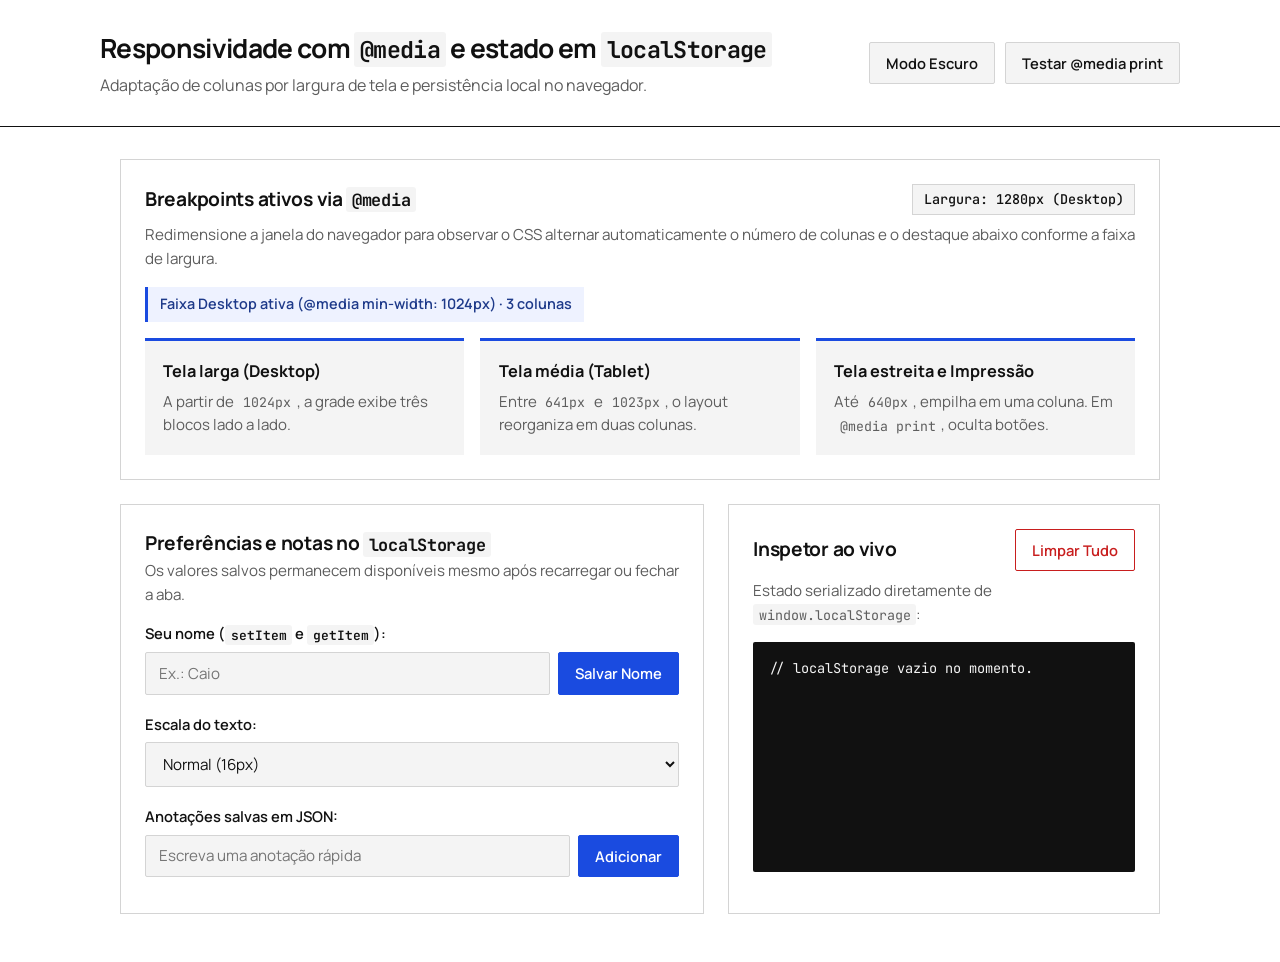
<file: aula-9/index.html>
<!DOCTYPE html>
<html lang="pt-BR">
<head>
  <meta charset="UTF-8" />
  <meta name="viewport" content="width=device-width, initial-scale=1.0" />
  <title>Aula 9: Media Queries e localStorage</title>
  <link rel="preconnect" href="https://fonts.googleapis.com" />
  <link rel="preconnect" href="https://fonts.gstatic.com" crossorigin />
  <link href="https://fonts.googleapis.com/css2?family=JetBrains+Mono:wght@400;500&family=Manrope:wght@400;500;600;700&display=swap" rel="stylesheet" />
  <link rel="stylesheet" href="./style.css" />
  <script src="./script.js" defer></script>
</head>
<body>
  <header class="topo">
    <div class="topo-inner">
      <div>
        <h1>Responsividade com <code>@media</code> e estado em <code>localStorage</code></h1>
        <p id="boas-vindas">Adaptação de colunas por largura de tela e persistência local no navegador.</p>
      </div>
      <div class="topo-controles no-print">
        <button type="button" id="btn-tema" class="btn-secundario">Modo Escuro</button>
        <button type="button" id="btn-imprimir" class="btn-secundario">Testar @media print</button>
      </div>
    </div>
  </header>

  <main class="container">
    <section class="painel">
      <div class="painel-cabecalho">
        <h2>Breakpoints ativos via <code>@media</code></h2>
        <span class="resolucao-atual" id="resolucao-atual">Largura: -- px</span>
      </div>
      <p class="descricao">
        Redimensione a janela do navegador para observar o CSS alternar automaticamente o número
        de colunas e o destaque abaixo conforme a faixa de largura.
      </p>

      <div class="badges-media">
        <span class="badge-bp bp-desktop">Faixa Desktop ativa (@media min-width: 1024px) · 3 colunas</span>
        <span class="badge-bp bp-tablet">Faixa Tablet ativa (@media 641px a 1023px) · 2 colunas</span>
        <span class="badge-bp bp-mobile">Faixa Mobile ativa (@media max-width: 640px) · 1 coluna</span>
      </div>

      <div class="grade-responsiva">
        <article class="box-demo">
          <h3>Tela larga (Desktop)</h3>
          <p>A partir de <code>1024px</code>, a grade exibe três blocos lado a lado.</p>
        </article>
        <article class="box-demo">
          <h3>Tela média (Tablet)</h3>
          <p>Entre <code>641px</code> e <code>1023px</code>, o layout reorganiza em duas colunas.</p>
        </article>
        <article class="box-demo">
          <h3>Tela estreita e Impressão</h3>
          <p>Até <code>640px</code>, empilha em uma coluna. Em <code>@media print</code>, oculta botões.</p>
        </article>
      </div>
    </section>

    <section class="painel-duplo">
      <article class="painel">
        <h2>Preferências e notas no <code>localStorage</code></h2>
        <p class="descricao">Os valores salvos permanecem disponíveis mesmo após recarregar ou fechar a aba.</p>

        <div class="campo">
          <label for="nome-usuario">Seu nome (<code>setItem</code> e <code>getItem</code>):</label>
          <div class="linha-acao no-print">
            <input type="text" id="nome-usuario" placeholder="Ex.: Caio" />
            <button type="button" id="btn-salvar-nome" class="btn-primario">Salvar Nome</button>
          </div>
        </div>

        <div class="campo">
          <label for="tamanho-fonte">Escala do texto:</label>
          <select id="tamanho-fonte" class="no-print">
            <option value="normal">Normal (16px)</option>
            <option value="grande">Grande (18px)</option>
            <option value="pequena">Compacta (14px)</option>
          </select>
        </div>

        <div class="campo">
          <label for="nova-nota">Anotações salvas em JSON:</label>
          <div class="linha-acao no-print">
            <input type="text" id="nova-nota" placeholder="Escreva uma anotação rápida" />
            <button type="button" id="btn-add-nota" class="btn-primario">Adicionar</button>
          </div>
          <ul id="lista-notas" class="lista-notas"></ul>
        </div>
      </article>

      <article class="painel">
        <div class="painel-cabecalho">
          <h2>Inspetor ao vivo</h2>
          <button type="button" id="btn-limpar-storage" class="btn-perigo no-print">Limpar Tudo</button>
        </div>
        <p class="descricao">Estado serializado diretamente de <code>window.localStorage</code>:</p>
        <pre id="inspetor-storage" class="inspetor"></pre>
      </article>
    </section>
  </main>
</body>
</html>
</file>
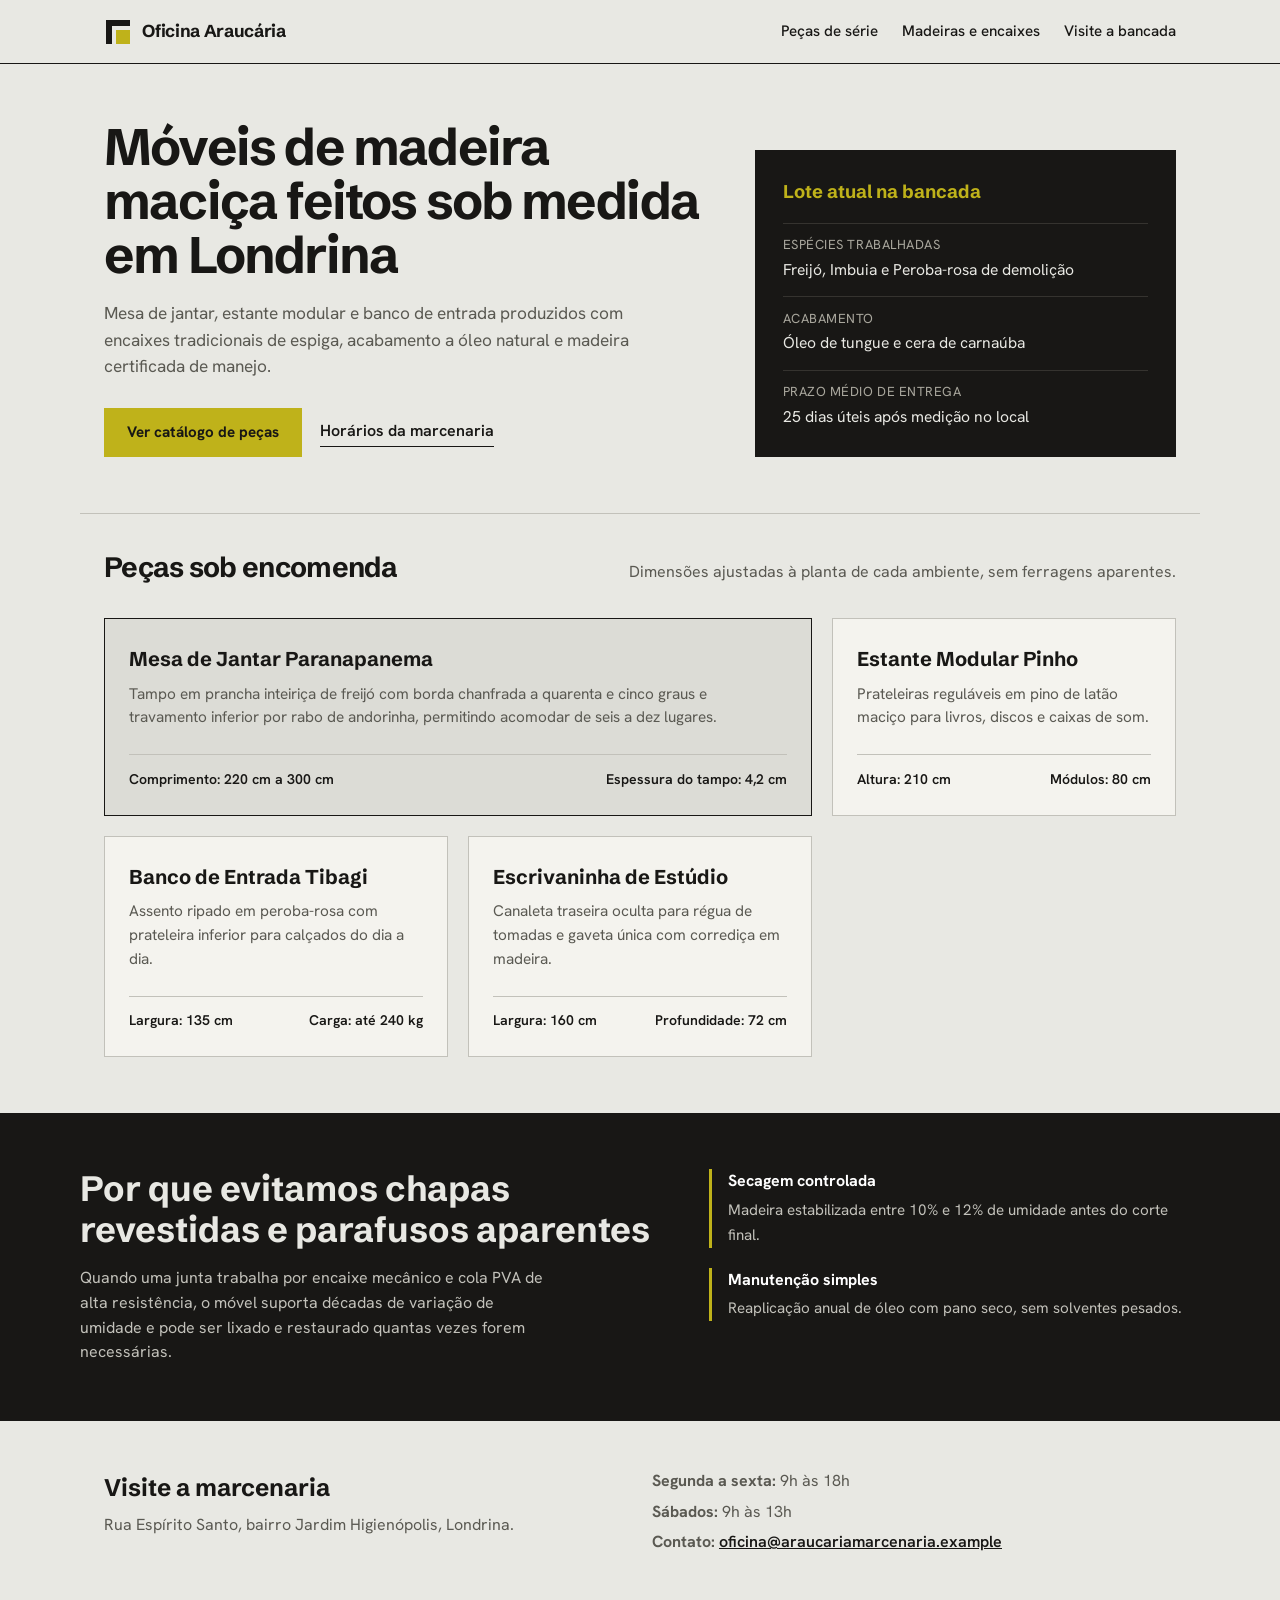
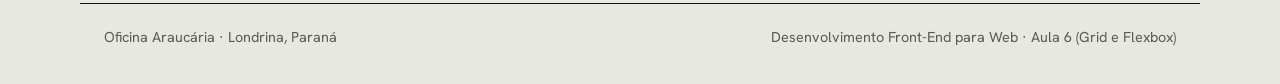
<file: aula-6/atividade/index.html>
<!DOCTYPE html>
<html lang="pt-BR">
<head>
  <meta charset="UTF-8" />
  <meta name="viewport" content="width=device-width, initial-scale=1.0" />
  <title>Oficina Araucária · Marcenaria Sob Medida</title>
  <link rel="preconnect" href="https://fonts.googleapis.com" />
  <link rel="preconnect" href="https://fonts.gstatic.com" crossorigin />
  <link href="https://fonts.googleapis.com/css2?family=Hanken+Grotesk:wght@400;500;600;700&family=Schibsted+Grotesk:wght@600;700;800&display=swap" rel="stylesheet" />
  <link rel="stylesheet" href="./style.css" />
</head>
<body>
  <!-- Barra superior estruturada com display: flex -->
  <header class="topo">
    <div class="topo-conteudo">
      <a class="marca" href="#inicio">
        <svg width="28" height="28" viewBox="0 0 28 28" fill="none" aria-hidden="true">
          <path d="M2 2H26V8H8V26H2V2Z" fill="#181715" />
          <rect x="12" y="12" width="14" height="14" fill="#bfb21a" />
        </svg>
        <span>Oficina Araucária</span>
      </a>

      <nav aria-label="Navegação da oficina">
        <ul class="menu">
          <li><a href="#pecas">Peças de série</a></li>
          <li><a href="#madeiras">Madeiras e encaixes</a></li>
          <li><a href="#visita">Visite a bancada</a></li>
        </ul>
      </nav>
    </div>
  </header>

  <main id="inicio">
    <!-- Hero assimétrico usando display: grid -->
    <section class="hero">
      <div class="hero-chamada">
        <h1>Móveis de madeira maciça feitos sob medida em Londrina</h1>
        <p>
          Mesa de jantar, estante modular e banco de entrada produzidos com encaixes
          tradicionais de espiga, acabamento a óleo natural e madeira certificada de manejo.
        </p>
        <div class="hero-links">
          <a class="btn-principal" href="#pecas">Ver catálogo de peças</a>
          <a class="btn-texto" href="#visita">Horários da marcenaria</a>
        </div>
      </div>

      <aside class="hero-ficha">
        <h2>Lote atual na bancada</h2>
        <dl class="lista-especificacoes">
          <div>
            <dt>Espécies trabalhadas</dt>
            <dd>Freijó, Imbuia e Peroba-rosa de demolição</dd>
          </div>
          <div>
            <dt>Acabamento</dt>
            <dd>Óleo de tungue e cera de carnaúba</dd>
          </div>
          <div>
            <dt>Prazo médio de entrega</dt>
            <dd>25 dias úteis após medição no local</dd>
          </div>
        </dl>
      </aside>
    </section>

    <!-- Catálogo usando display: grid com destaque assimétrico e rodapé flex -->
    <section id="pecas" class="secao-pecas">
      <div class="secao-titulo">
        <h2>Peças sob encomenda</h2>
        <p>Dimensões ajustadas à planta de cada ambiente, sem ferragens aparentes.</p>
      </div>

      <div class="grade-pecas">
        <article class="peca peca-principal">
          <div class="peca-corpo">
            <h3>Mesa de Jantar Paranapanema</h3>
            <p>
              Tampo em prancha inteiriça de freijó com borda chanfrada a quarenta e cinco graus
              e travamento inferior por rabo de andorinha, permitindo acomodar de seis a dez lugares.
            </p>
          </div>
          <div class="peca-meta">
            <span>Comprimento: 220 cm a 300 cm</span>
            <span>Espessura do tampo: 4,2 cm</span>
          </div>
        </article>

        <article class="peca">
          <div class="peca-corpo">
            <h3>Estante Modular Pinho</h3>
            <p>
              Prateleiras reguláveis em pino de latão maciço para livros, discos e caixas de som.
            </p>
          </div>
          <div class="peca-meta">
            <span>Altura: 210 cm</span>
            <span>Módulos: 80 cm</span>
          </div>
        </article>

        <article class="peca">
          <div class="peca-corpo">
            <h3>Banco de Entrada Tibagi</h3>
            <p>
              Assento ripado em peroba-rosa com prateleira inferior para calçados do dia a dia.
            </p>
          </div>
          <div class="peca-meta">
            <span>Largura: 135 cm</span>
            <span>Carga: até 240 kg</span>
          </div>
        </article>

        <article class="peca">
          <div class="peca-corpo">
            <h3>Escrivaninha de Estúdio</h3>
            <p>
              Canaleta traseira oculta para régua de tomadas e gaveta única com corrediça em madeira.
            </p>
          </div>
          <div class="peca-meta">
            <span>Largura: 160 cm</span>
            <span>Profundidade: 72 cm</span>
          </div>
        </article>
      </div>
    </section>

    <!-- Faixa escura invertida em display: grid -->
    <section id="madeiras" class="faixa-oficina">
      <div class="faixa-conteudo">
        <div class="faixa-texto">
          <h2>Por que evitamos chapas revestidas e parafusos aparentes</h2>
          <p>
            Quando uma junta trabalha por encaixe mecânico e cola PVA de alta resistência,
            o móvel suporta décadas de variação de umidade e pode ser lixado e restaurado quantas vezes forem necessárias.
          </p>
        </div>
        <div class="faixa-detalhes">
          <div class="detalhe-item">
            <strong>Secagem controlada</strong>
            <span>Madeira estabilizada entre 10% e 12% de umidade antes do corte final.</span>
          </div>
          <div class="detalhe-item">
            <strong>Manutenção simples</strong>
            <span>Reaplicação anual de óleo com pano seco, sem solventes pesados.</span>
          </div>
        </div>
      </div>
    </section>

    <!-- Seção de contato / visita estruturada com display: flex e grid -->
    <section id="visita" class="visita">
      <div class="visita-grid">
        <div>
          <h2>Visite a marcenaria</h2>
          <p>Rua Espírito Santo, bairro Jardim Higienópolis, Londrina.</p>
        </div>
        <div class="visita-horarios">
          <p><strong>Segunda a sexta:</strong> 9h às 18h</p>
          <p><strong>Sábados:</strong> 9h às 13h</p>
          <p><strong>Contato:</strong> <a href="mailto:oficina@araucariamarcenaria.example">oficina@araucariamarcenaria.example</a></p>
        </div>
      </div>
    </section>
  </main>

  <!-- Rodapé estruturado com display: flex -->
  <footer class="rodape">
    <p>Oficina Araucária · Londrina, Paraná</p>
    <p>Desenvolvimento Front-End para Web · Aula 6 (Grid e Flexbox)</p>
  </footer>
</body>
</html>
</file>
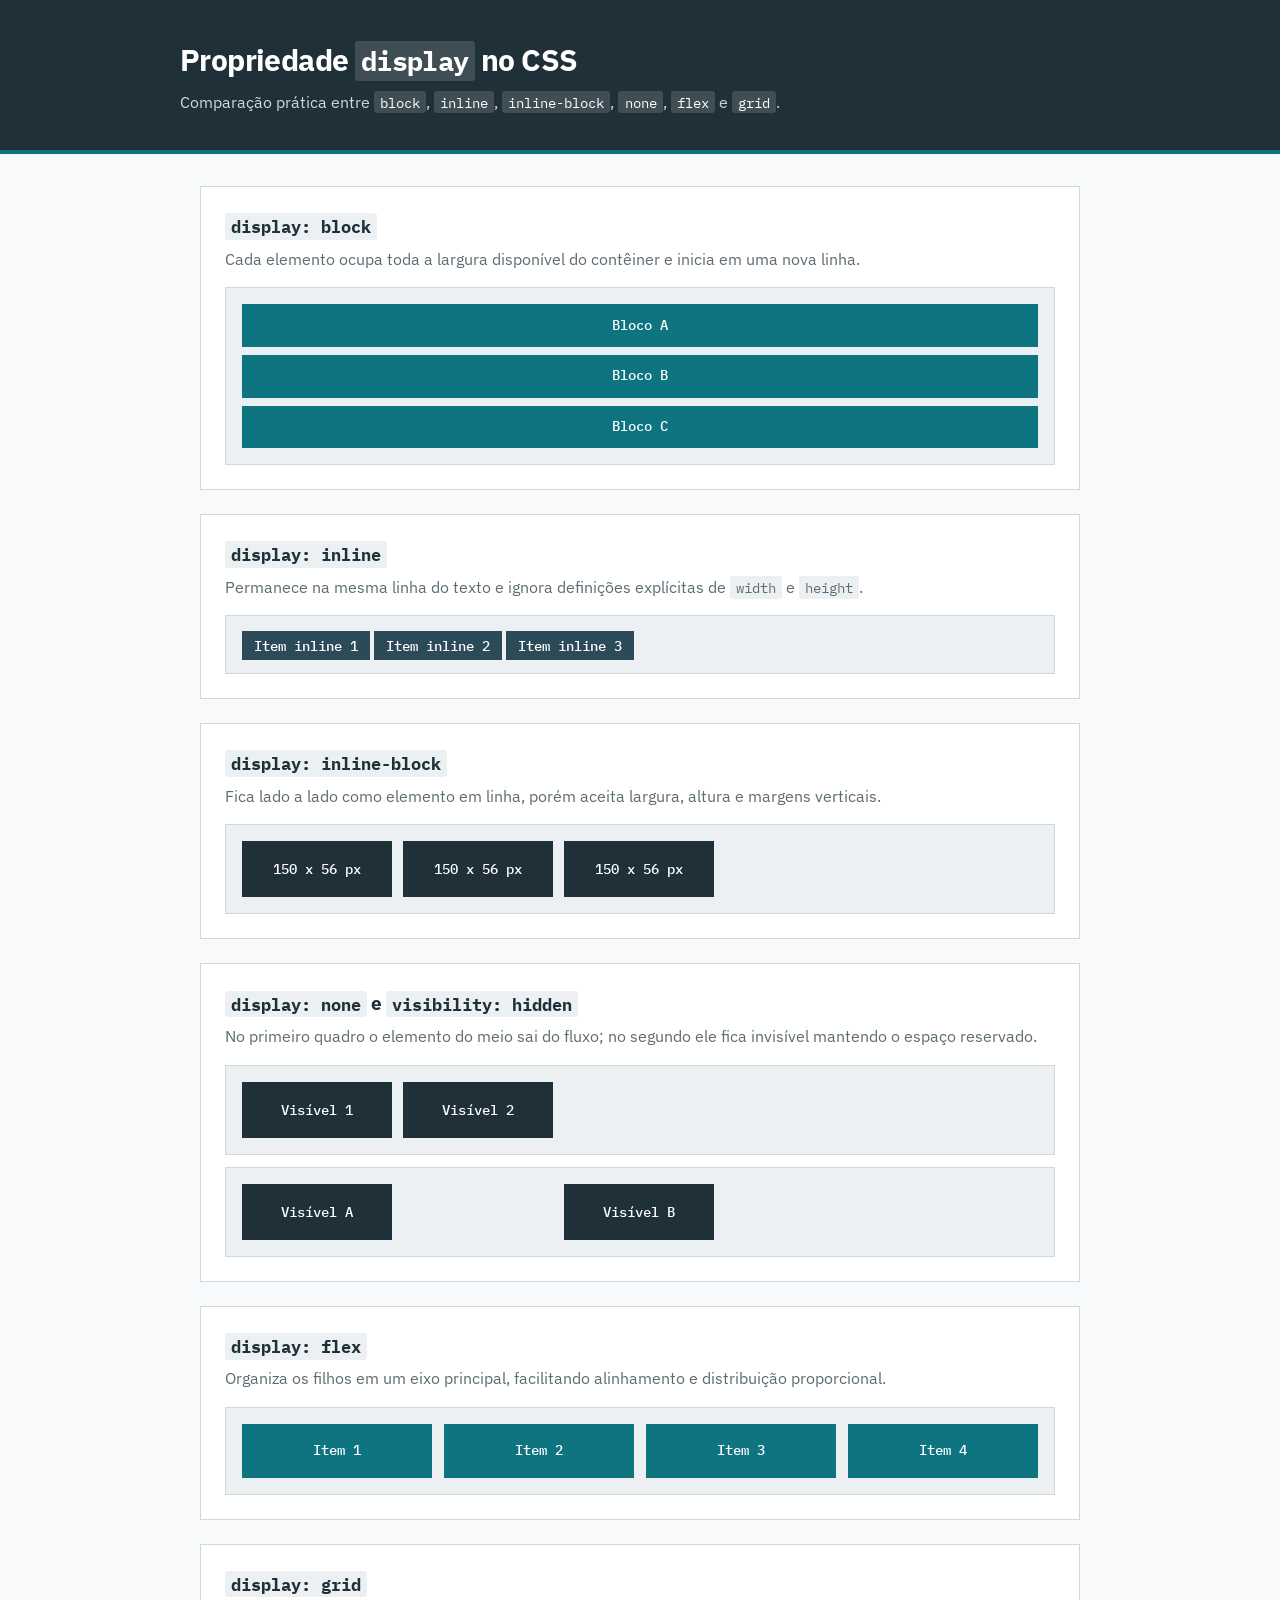
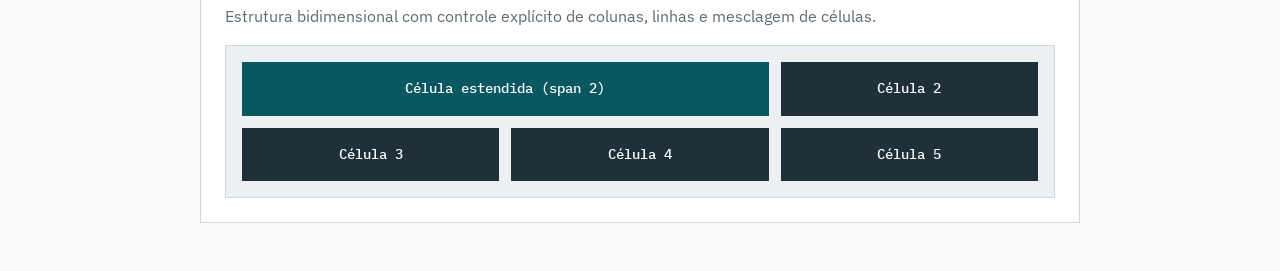
<file: aula-6/exemplos/index.html>
<!DOCTYPE html>
<html lang="pt-BR">
<head>
  <meta charset="UTF-8" />
  <meta name="viewport" content="width=device-width, initial-scale=1.0" />
  <title>Aula 6: Exemplos de display CSS</title>
  <link rel="preconnect" href="https://fonts.googleapis.com" />
  <link rel="preconnect" href="https://fonts.gstatic.com" crossorigin />
  <link href="https://fonts.googleapis.com/css2?family=IBM+Plex+Mono:wght@400;500&family=IBM+Plex+Sans:wght@400;500;600;700&display=swap" rel="stylesheet" />
  <link rel="stylesheet" href="./style.css" />
</head>
<body>
  <header class="topo">
    <div class="topo-wrap">
      <h1>Propriedade <code>display</code> no CSS</h1>
      <p>Comparação prática entre <code>block</code>, <code>inline</code>, <code>inline-block</code>, <code>none</code>, <code>flex</code> e <code>grid</code>.</p>
    </div>
  </header>

  <main class="container">
    <section class="bloco">
      <h2><code>display: block</code></h2>
      <p>Cada elemento ocupa toda a largura disponível do contêiner e inicia em uma nova linha.</p>
      <div class="amostra">
        <div class="caixa block">Bloco A</div>
        <div class="caixa block">Bloco B</div>
        <div class="caixa block">Bloco C</div>
      </div>
    </section>

    <section class="bloco">
      <h2><code>display: inline</code></h2>
      <p>Permanece na mesma linha do texto e ignora definições explícitas de <code>width</code> e <code>height</code>.</p>
      <div class="amostra">
        <span class="caixa inline">Item inline 1</span>
        <span class="caixa inline">Item inline 2</span>
        <span class="caixa inline">Item inline 3</span>
      </div>
    </section>

    <section class="bloco">
      <h2><code>display: inline-block</code></h2>
      <p>Fica lado a lado como elemento em linha, porém aceita largura, altura e margens verticais.</p>
      <div class="amostra">
        <span class="caixa inline-block">150 x 56 px</span>
        <span class="caixa inline-block">150 x 56 px</span>
        <span class="caixa inline-block">150 x 56 px</span>
      </div>
    </section>

    <section class="bloco">
      <h2><code>display: none</code> e <code>visibility: hidden</code></h2>
      <p>No primeiro quadro o elemento do meio sai do fluxo; no segundo ele fica invisível mantendo o espaço reservado.</p>
      <div class="amostra">
        <span class="caixa inline-block">Visível 1</span>
        <span class="caixa inline-block oculto-none">display: none</span>
        <span class="caixa inline-block">Visível 2</span>
      </div>
      <div class="amostra">
        <span class="caixa inline-block">Visível A</span>
        <span class="caixa inline-block oculto-visibility">visibility: hidden</span>
        <span class="caixa inline-block">Visível B</span>
      </div>
    </section>

    <section class="bloco">
      <h2><code>display: flex</code></h2>
      <p>Organiza os filhos em um eixo principal, facilitando alinhamento e distribuição proporcional.</p>
      <div class="amostra flex-container">
        <div class="caixa flex-item">Item 1</div>
        <div class="caixa flex-item">Item 2</div>
        <div class="caixa flex-item">Item 3</div>
        <div class="caixa flex-item">Item 4</div>
      </div>
    </section>

    <section class="bloco">
      <h2><code>display: grid</code></h2>
      <p>Estrutura bidimensional com controle explícito de colunas, linhas e mesclagem de células.</p>
      <div class="amostra grid-container">
        <div class="caixa grid-item destaque">Célula estendida (span 2)</div>
        <div class="caixa grid-item">Célula 2</div>
        <div class="caixa grid-item">Célula 3</div>
        <div class="caixa grid-item">Célula 4</div>
        <div class="caixa grid-item">Célula 5</div>
      </div>
    </section>
  </main>
</body>
</html>
</file>
<file: aula-5/styles/style.css>
/* Estilização editorial de jornal impresso: Currículo Spider-Man (Aula 5) */
@import url('https://fonts.googleapis.com/css2?family=Hanken+Grotesk:wght@400;500;600;700&family=Source+Serif+4:opsz,wght@8..60,600;8..60,700&display=swap');

:root {
  --paper: #f5f2eb;
  --sheet: #ffffff;
  --ink: #141413;
  --muted: #595750;
  --rule: #c9c3b6;
  --red: #b81424;
  --blue: #183a6e;
}

* {
  box-sizing: border-box;
  margin: 0;
  padding: 0;
}

html {
  scroll-behavior: smooth;
}

body {
  font-family: "Hanken Grotesk", system-ui, sans-serif;
  background-color: var(--paper);
  color: var(--ink);
  line-height: 1.6;
  padding: 2rem 1rem 3rem;
}

/* Folha principal com largura editorial contida */
header,
main,
footer {
  max-width: 960px;
  margin-left: auto;
  margin-right: auto;
  background-color: var(--sheet);
  border-left: 1px solid var(--ink);
  border-right: 1px solid var(--ink);
}

/* Cabeçalho assimétrico de jornal impresso */
header {
  border-top: 4px solid var(--ink);
  padding: 2.25rem 2.25rem 1.5rem;
  display: grid;
  grid-template-columns: 180px 1fr;
  grid-template-areas:
    "foto titulo"
    "foto info";
  gap: 0.75rem 2rem;
  align-items: start;
}

header figure {
  grid-area: foto;
}

header img {
  width: 180px;
  height: 180px;
  object-fit: cover;
  display: block;
  border: 2px solid var(--ink);
  padding: 4px;
  background-color: var(--paper);
}

header figcaption {
  margin-top: 0.45rem;
  font-size: 0.78rem;
  color: var(--muted);
  line-height: 1.35;
}

header h1 {
  grid-area: titulo;
  font-family: "Source Serif 4", Georgia, serif;
  font-size: clamp(2.3rem, 4.5vw, 3.35rem);
  font-weight: 700;
  line-height: 1;
  letter-spacing: -0.025em;
  color: var(--ink);
  border-bottom: 3px solid var(--red);
  padding-bottom: 0.55rem;
}

.header-info {
  grid-area: info;
  display: flex;
  flex-direction: column;
  gap: 0.25rem;
}

.header-info > p {
  font-size: 0.96rem;
  color: var(--muted);
}

.header-info a {
  color: var(--blue);
  text-decoration: none;
  font-weight: 600;
  border-bottom: 1px solid transparent;
  transition: border-color 0.15s ease, color 0.15s ease;
}

.header-info a:hover {
  color: var(--red);
  border-bottom-color: var(--red);
}

/* Barra de navegação em fios horizontais, sem pílulas decorativas */
nav {
  margin-top: 1.15rem;
  padding: 0.6rem 0;
  border-top: 1px solid var(--ink);
  border-bottom: 1px solid var(--ink);
}

nav ul {
  list-style: none;
  display: flex;
  flex-wrap: wrap;
  gap: 0.5rem 1.35rem;
}

nav a {
  color: var(--ink);
  font-size: 0.9rem;
  font-weight: 600;
  border-bottom: 2px solid transparent;
  padding-bottom: 0.12rem;
}

nav a:hover {
  color: var(--red);
  border-bottom-color: var(--red);
}

/* Grade de duas colunas para o corpo do currículo */
main {
  padding: 2rem 2.25rem 2.5rem;
  border-top: 1px solid var(--rule);
  display: grid;
  grid-template-columns: repeat(2, 1fr);
  gap: 2rem 2.5rem;
  align-items: start;
}

#resumo {
  grid-column: 1 / -1;
  padding-bottom: 1.35rem;
  border-bottom: 1px solid var(--rule);
}

#resumo p {
  font-size: 1.08rem;
  max-width: 72ch;
}

section h2 {
  font-family: "Source Serif 4", Georgia, serif;
  font-size: 1.35rem;
  font-weight: 700;
  color: var(--ink);
  margin-bottom: 0.85rem;
  padding-bottom: 0.35rem;
  border-bottom: 2px solid var(--ink);
}

section ul,
section ol {
  padding-left: 1.25rem;
  display: flex;
  flex-direction: column;
  gap: 0.65rem;
}

section li {
  color: #2c2b28;
}

section li strong {
  color: var(--red);
}

section li em {
  color: var(--blue);
  font-style: normal;
  font-weight: 600;
}

#idiomas {
  grid-column: 1 / -1;
}

/* Tabela editorial limpa */
table {
  width: 100%;
  border-collapse: collapse;
  border-top: 2px solid var(--ink);
  border-bottom: 2px solid var(--ink);
}

thead {
  background-color: var(--paper);
}

th,
td {
  padding: 0.7rem 0.9rem;
  text-align: left;
  border-bottom: 1px solid var(--rule);
}

th {
  font-size: 0.88rem;
  text-transform: uppercase;
  letter-spacing: 0.04em;
  color: var(--ink);
}

tbody tr:hover {
  background-color: #faf8f3;
}

/* Rodapé fechado com fio duplo */
footer {
  background-color: var(--ink);
  color: var(--paper);
  padding: 1.25rem 2.25rem;
  border-bottom: 4px solid var(--red);
  font-size: 0.9rem;
}

@media (max-width: 760px) {
  header {
    grid-template-columns: 1fr;
    grid-template-areas:
      "foto"
      "titulo"
      "info";
    padding: 1.5rem;
  }

  header img {
    width: 140px;
    height: 140px;
  }

  main {
    grid-template-columns: 1fr;
    padding: 1.5rem;
    gap: 1.65rem;
  }

  footer {
    padding: 1.1rem 1.5rem;
  }
}

@media (prefers-reduced-motion: reduce) {
  * {
    transition: none !important;
  }

  html {
    scroll-behavior: auto;
  }
}
</file>
<file: aula-7/style.css>
:root {
  --bg: #f7f9f8;
  --surface: #ebf0ee;
  --sheet: #ffffff;
  --ink: #06525c;
  --muted: #2f6c74;
  --border: #c5d4d1;
  --accent: #06525c;
  --accent-ink: #f7f9f8;
  --pos: #0f766e;
  --neg: #b91c1c;
}

body.dark {
  --bg: #072024;
  --surface: #0d2e33;
  --sheet: #0b292e;
  --ink: #ecf5f4;
  --muted: #9bc4c7;
  --border: #1e4b52;
  --accent: #5ad2dc;
  --accent-ink: #072024;
  --pos: #5eead4;
  --neg: #fca5a5;
}

* {
  box-sizing: border-box;
  margin: 0;
  padding: 0;
}

body {
  font-family: "Onest", system-ui, sans-serif;
  background-color: var(--bg);
  color: var(--ink);
  line-height: 1.55;
  transition: background-color 0.2s ease, color 0.2s ease;
}

code {
  font-family: "JetBrains Mono", monospace;
  font-size: 0.9em;
  background-color: var(--surface);
  padding: 0.1rem 0.35rem;
  border-radius: 3px;
}

.topo {
  border-bottom: 1px solid var(--border);
  background-color: var(--sheet);
  padding: 1.75rem 1.25rem;
}

.topo-conteudo {
  max-width: 960px;
  margin: 0 auto;
  display: flex;
  justify-content: space-between;
  align-items: center;
  flex-wrap: wrap;
  gap: 1rem;
}

.topo h1 {
  font-size: 1.75rem;
  letter-spacing: -0.025em;
  margin-bottom: 0.25rem;
}

.topo p {
  color: var(--muted);
}

.grade {
  max-width: 960px;
  margin: 2rem auto 3rem;
  padding: 0 1.25rem;
  display: grid;
  grid-template-columns: 1.3fr 0.9fr;
  gap: 1.25rem;
}

.painel {
  background-color: var(--sheet);
  border: 1px solid var(--border);
  padding: 1.5rem;
}

.painel-largo {
  grid-column: 1 / -1;
}

.painel h2 {
  font-size: 1.2rem;
  letter-spacing: -0.015em;
  margin-bottom: 0.35rem;
}

.painel > p {
  color: var(--muted);
  margin-bottom: 1rem;
  font-size: 0.95rem;
}

.linha-input {
  display: flex;
  gap: 0.6rem;
}

input[type="text"] {
  flex: 1;
  padding: 0.65rem 0.8rem;
  border: 1px solid var(--border);
  border-radius: 3px;
  background-color: var(--bg);
  color: var(--ink);
  font-family: inherit;
  font-size: 0.96rem;
}

input[type="text"]:focus {
  outline: 2px solid var(--accent);
  outline-offset: 1px;
}

button {
  padding: 0.65rem 1.1rem;
  border-radius: 3px;
  font-family: inherit;
  font-weight: 600;
  cursor: pointer;
  font-size: 0.94rem;
  transition: transform 0.12s ease, opacity 0.15s ease;
}

button:active {
  transform: translateY(1px);
}

.btn-primario {
  border: 1px solid var(--accent);
  background-color: var(--accent);
  color: var(--accent-ink);
}

.btn-primario:hover {
  opacity: 0.9;
}

.btn-secundario {
  background-color: var(--surface);
  color: var(--ink);
  border: 1px solid var(--border);
}

.btn-secundario:hover {
  border-color: var(--ink);
}

.resultado {
  margin-top: 1rem;
  padding: 0.85rem 1rem;
  background-color: var(--surface);
  border-left: 3px solid var(--accent);
  font-weight: 600;
}

.contador-valor {
  font-family: "JetBrains Mono", monospace;
  font-size: 3rem;
  font-weight: 500;
  text-align: center;
  margin: 0.5rem 0 1.15rem;
}

.contador-valor.positivo {
  color: var(--pos);
}

.contador-valor.negativo {
  color: var(--neg);
}

.acoes {
  display: flex;
  justify-content: center;
  gap: 0.65rem;
}

.lista {
  list-style: none;
  margin-top: 1rem;
  display: flex;
  flex-direction: column;
  gap: 0.5rem;
}

.lista li {
  display: flex;
  justify-content: space-between;
  align-items: center;
  gap: 0.75rem;
  padding: 0.65rem 0.9rem;
  border: 1px solid var(--border);
  background-color: var(--surface);
}

.btn-remover {
  background-color: transparent;
  color: var(--neg);
  border: 1px solid var(--neg);
  padding: 0.3rem 0.65rem;
  font-size: 0.84rem;
}

.btn-remover:hover {
  background-color: var(--neg);
  color: #ffffff;
}

@media (max-width: 720px) {
  .grade {
    grid-template-columns: 1fr;
  }

  .linha-input {
    flex-direction: column;
  }
}

@media (prefers-reduced-motion: reduce) {
  * {
    transition: none !important;
  }
}
</file>
<file: aula-8/style.css>
:root {
  --bg: #eceef0;
  --sheet: #ffffff;
  --graphite: #18191b;
  --graphite-soft: #242629;
  --ink: #18191b;
  --muted: #585c63;
  --border: #cfd4da;
  --accent: #ff4a1f;
  --accent-hover: #e23c14;
  --error: #c81e1e;
  --success: #15803d;
}

* {
  box-sizing: border-box;
  margin: 0;
  padding: 0;
}

body {
  font-family: "Host Grotesk", system-ui, sans-serif;
  background-color: var(--bg);
  color: var(--ink);
  padding: 2.25rem 1rem 3rem;
  line-height: 1.5;
}

.wrapper {
  max-width: 840px;
  margin: 0 auto;
  background-color: var(--sheet);
  border: 1px solid var(--graphite);
}

.cabecalho {
  background-color: var(--graphite);
  color: #eff0f1;
  padding: 2rem 2.25rem;
  border-top: 5px solid var(--accent);
}

.cabecalho-marca {
  display: flex;
  align-items: center;
  gap: 0.65rem;
  font-size: 0.92rem;
  font-weight: 600;
  color: #d4d7dc;
  margin-bottom: 1rem;
}

.cabecalho h1 {
  font-size: 1.95rem;
  letter-spacing: -0.025em;
  margin-bottom: 0.4rem;
}

.cabecalho p {
  color: #b5bac2;
  max-width: 64ch;
}

.cabecalho code {
  font-family: "JetBrains Mono", monospace;
  font-size: 0.88em;
  background-color: var(--graphite-soft);
  color: #ffffff;
  padding: 0.1rem 0.35rem;
}

form {
  padding: 2rem 2.25rem 2.25rem;
}

.secao {
  margin-bottom: 2rem;
}

.secao h2 {
  font-size: 1.05rem;
  font-weight: 700;
  color: var(--ink);
  padding-bottom: 0.45rem;
  margin-bottom: 1.1rem;
  border-bottom: 2px solid var(--ink);
}

.grid {
  display: grid;
  grid-template-columns: repeat(2, 1fr);
  gap: 1rem 1.25rem;
}

.span-2 {
  grid-column: span 2;
}

.campo {
  display: flex;
  flex-direction: column;
}

.campo label {
  font-weight: 600;
  font-size: 0.9rem;
  margin-bottom: 0.35rem;
}

.campo label small {
  font-family: "JetBrains Mono", monospace;
  color: var(--muted);
  font-weight: 400;
  font-size: 0.8em;
}

.campo input[type="text"],
.campo input[type="email"],
.campo input[type="tel"],
.campo input[type="date"],
.campo input[type="password"],
.campo select {
  padding: 0.65rem 0.8rem;
  border: 1.5px solid var(--border);
  border-radius: 2px;
  background-color: #fbfbfc;
  color: var(--ink);
  font-size: 0.95rem;
  font-family: inherit;
  transition: border-color 0.15s ease;
}

.campo input.mono {
  font-family: "JetBrains Mono", monospace;
  font-size: 0.9rem;
}

.campo input:focus,
.campo select:focus {
  outline: 2px solid var(--graphite);
  outline-offset: 1px;
  border-color: var(--graphite);
}

.campo input.is-invalid,
.campo select.is-invalid {
  border-color: var(--error);
  background-color: #fef2f2;
}

.campo input.is-valid,
.campo select.is-valid {
  border-color: var(--success);
}

.erro-msg {
  min-height: 1.1rem;
  font-size: 0.82rem;
  color: var(--error);
  margin-top: 0.25rem;
  font-weight: 500;
}

.checkbox-label {
  display: flex;
  align-items: center;
  gap: 0.55rem;
  font-weight: 500;
  cursor: pointer;
}

.status-envio {
  display: none;
  padding: 0.9rem 1rem;
  margin-bottom: 1.2rem;
  font-size: 0.92rem;
  font-weight: 500;
  border-left: 4px solid transparent;
}

.status-envio.visivel {
  display: block;
}

.status-envio.sucesso {
  background-color: #ecfdf5;
  color: #14532d;
  border-left-color: var(--success);
}

.status-envio.erro {
  background-color: #fef2f2;
  color: #7f1d1d;
  border-left-color: var(--error);
}

.acoes {
  display: flex;
  justify-content: flex-end;
  gap: 0.85rem;
  padding-top: 1.15rem;
  border-top: 1px solid var(--border);
}

button {
  padding: 0.78rem 1.45rem;
  border-radius: 2px;
  font-family: inherit;
  font-size: 0.95rem;
  font-weight: 700;
  cursor: pointer;
  transition: transform 0.12s ease, background-color 0.15s ease;
}

button:active:not(:disabled) {
  transform: translateY(1px);
}

button:disabled {
  opacity: 0.65;
  cursor: not-allowed;
}

.btn-primario {
  background-color: var(--accent);
  color: var(--graphite);
  border: 1px solid var(--accent);
}

.btn-primario:hover:not(:disabled) {
  background-color: var(--accent-hover);
  color: #ffffff;
}

.btn-secundario {
  background-color: var(--bg);
  color: var(--ink);
  border: 1px solid var(--border);
}

.btn-secundario:hover:not(:disabled) {
  border-color: var(--graphite);
}

@media (max-width: 640px) {
  .cabecalho,
  form {
    padding: 1.4rem;
  }

  .grid {
    grid-template-columns: 1fr;
  }

  .span-2 {
    grid-column: span 1;
  }

  .acoes {
    flex-direction: column-reverse;
  }
}

@media (prefers-reduced-motion: reduce) {
  * {
    transition: none !important;
  }
}
</file>
<file: aula-9/style.css>
:root {
  --bg: #ffffff;
  --surface: #f4f4f4;
  --ink: #111111;
  --muted: #5d5d5d;
  --border: #d4d4d4;
  --accent: #1a4be0;
  --accent-ink: #ffffff;
  --bp-cor: #eef2ff;
  --bp-texto: #1e3a8a;
  --danger: #c81e1e;
}

body.tema-escuro {
  --bg: #121316;
  --surface: #1b1d22;
  --ink: #f1f2f4;
  --muted: #9ea4b0;
  --border: #2e323b;
  --accent: #6ea1ff;
  --accent-ink: #121316;
  --bp-cor: #1c2436;
  --bp-texto: #c7d9ff;
  --danger: #f87171;
}

body.fonte-pequena {
  font-size: 14px;
}

body.fonte-normal {
  font-size: 16px;
}

body.fonte-grande {
  font-size: 18px;
}

* {
  box-sizing: border-box;
  margin: 0;
  padding: 0;
}

body {
  font-family: "Manrope", system-ui, sans-serif;
  background-color: var(--bg);
  color: var(--ink);
  line-height: 1.55;
  transition: background-color 0.2s ease, color 0.2s ease;
}

code {
  font-family: "JetBrains Mono", monospace;
  background-color: var(--surface);
  padding: 0.1rem 0.35rem;
  border-radius: 3px;
  font-size: 0.88em;
}

.topo {
  border-bottom: 1px solid var(--ink);
  padding: 1.75rem 1.25rem;
}

.topo-inner {
  max-width: 1080px;
  margin: 0 auto;
  display: flex;
  justify-content: space-between;
  align-items: center;
  flex-wrap: wrap;
  gap: 1rem;
}

.topo h1 {
  font-size: 1.65rem;
  letter-spacing: -0.025em;
  margin-bottom: 0.25rem;
}

.topo p {
  color: var(--muted);
}

.topo-controles {
  display: flex;
  gap: 0.65rem;
  flex-wrap: wrap;
}

.container {
  max-width: 1080px;
  margin: 2rem auto 3rem;
  padding: 0 1.25rem;
  display: flex;
  flex-direction: column;
  gap: 1.5rem;
}

.painel {
  background-color: var(--bg);
  border: 1px solid var(--border);
  padding: 1.5rem;
}

.painel-cabecalho {
  display: flex;
  justify-content: space-between;
  align-items: center;
  flex-wrap: wrap;
  gap: 0.75rem;
  margin-bottom: 0.5rem;
}

.painel h2 {
  font-size: 1.2rem;
  letter-spacing: -0.015em;
}

.descricao {
  color: var(--muted);
  margin-bottom: 1rem;
  font-size: 0.95rem;
}

.resolucao-atual {
  font-family: "JetBrains Mono", monospace;
  font-size: 0.84rem;
  font-weight: 500;
  padding: 0.28rem 0.65rem;
  background-color: var(--surface);
  border: 1px solid var(--border);
}

.badges-media {
  margin-bottom: 1rem;
}

.badge-bp {
  display: none;
  padding: 0.4rem 0.75rem;
  font-weight: 600;
  font-size: 0.9rem;
  background-color: var(--bp-cor);
  color: var(--bp-texto);
  border-left: 3px solid var(--accent);
}

.grade-responsiva {
  display: grid;
  grid-template-columns: repeat(3, 1fr);
  gap: 1rem;
}

.box-demo {
  background-color: var(--surface);
  border-top: 3px solid var(--accent);
  padding: 1.15rem;
}

.box-demo h3 {
  font-size: 1.02rem;
  margin-bottom: 0.35rem;
}

.box-demo p {
  color: var(--muted);
  font-size: 0.94rem;
}

.painel-duplo {
  display: grid;
  grid-template-columns: 1.15fr 0.85fr;
  gap: 1.5rem;
}

.campo {
  margin-bottom: 1.15rem;
}

.campo:last-child {
  margin-bottom: 0;
}

.campo label {
  display: block;
  font-weight: 600;
  font-size: 0.92rem;
  margin-bottom: 0.4rem;
}

.linha-acao {
  display: flex;
  gap: 0.5rem;
}

input[type="text"],
select {
  width: 100%;
  padding: 0.62rem 0.8rem;
  border: 1px solid var(--border);
  border-radius: 2px;
  background-color: var(--surface);
  color: var(--ink);
  font-family: inherit;
  font-size: 0.95rem;
}

input[type="text"]:focus,
select:focus {
  outline: 2px solid var(--accent);
  outline-offset: 1px;
}

button {
  padding: 0.62rem 1rem;
  border-radius: 2px;
  font-family: inherit;
  font-weight: 600;
  font-size: 0.92rem;
  cursor: pointer;
  white-space: nowrap;
  transition: transform 0.12s ease, opacity 0.15s ease;
}

button:active {
  transform: translateY(1px);
}

.btn-primario {
  background-color: var(--accent);
  color: var(--accent-ink);
  border: 1px solid var(--accent);
}

.btn-primario:hover {
  opacity: 0.9;
}

.btn-secundario {
  background-color: var(--surface);
  color: var(--ink);
  border: 1px solid var(--border);
}

.btn-secundario:hover {
  border-color: var(--ink);
}

.btn-perigo {
  background-color: transparent;
  color: var(--danger);
  border: 1px solid var(--danger);
}

.btn-perigo:hover {
  background-color: var(--danger);
  color: #ffffff;
}

.lista-notas {
  list-style: none;
  margin-top: 0.75rem;
  display: flex;
  flex-direction: column;
  gap: 0.45rem;
}

.lista-notas li {
  display: flex;
  justify-content: space-between;
  align-items: center;
  gap: 0.75rem;
  padding: 0.55rem 0.8rem;
  background-color: var(--surface);
  border: 1px solid var(--border);
}

.btn-remover-nota {
  background: transparent;
  color: var(--danger);
  border: none;
  padding: 0.2rem 0.45rem;
  font-size: 0.84rem;
}

.inspetor {
  background-color: #111111;
  color: #f4f4f4;
  padding: 1rem;
  border-radius: 2px;
  overflow-x: auto;
  min-height: 230px;
  font-family: "JetBrains Mono", monospace;
  font-size: 0.85rem;
}

/* Breakpoints responsivos @media */
@media (min-width: 1024px) {
  .bp-desktop {
    display: inline-block;
  }
}

@media (min-width: 641px) and (max-width: 1023px) {
  :root {
    --bp-cor: #ecfdf5;
    --bp-texto: #065f46;
  }

  body.tema-escuro {
    --bp-cor: #0f2f26;
    --bp-texto: #a7f3d0;
  }

  .bp-tablet {
    display: inline-block;
  }

  .grade-responsiva {
    grid-template-columns: repeat(2, 1fr);
  }

  .painel-duplo {
    grid-template-columns: 1fr;
  }
}

@media (max-width: 640px) {
  :root {
    --bp-cor: #fffbeb;
    --bp-texto: #92400e;
  }

  body.tema-escuro {
    --bp-cor: #38250b;
    --bp-texto: #fde68a;
  }

  .bp-mobile {
    display: inline-block;
  }

  .grade-responsiva,
  .painel-duplo {
    grid-template-columns: 1fr;
  }

  .linha-acao {
    flex-direction: column;
  }
}

@media (prefers-reduced-motion: reduce) {
  * {
    transition: none !important;
  }
}

@media print {
  body {
    background: #ffffff;
    color: #000000;
  }

  .no-print {
    display: none !important;
  }

  .painel {
    border: 1px solid #999999;
  }
}
</file>
<file: aula-6/atividade/style.css>
:root {
  --bg: #e8e8e3;
  --surface: #dcdcd6;
  --sheet: #f4f3ee;
  --ink: #181715;
  --muted: #5a5952;
  --accent: #bfb21a;
  --accent-ink: #181715;
  --line: #c2c1ba;
}

* {
  box-sizing: border-box;
  margin: 0;
  padding: 0;
}

html {
  scroll-behavior: smooth;
}

body {
  font-family: "Hanken Grotesk", system-ui, sans-serif;
  background-color: var(--bg);
  color: var(--ink);
  line-height: 1.55;
}

/* Cabeçalho com display: flex */
.topo {
  background-color: var(--bg);
  border-bottom: 1px solid var(--ink);
}

.topo-conteudo {
  max-width: 1120px;
  margin: 0 auto;
  padding: 1.1rem 1.5rem;
  display: flex;
  justify-content: space-between;
  align-items: center;
  flex-wrap: wrap;
  gap: 1rem;
}

.marca {
  display: flex;
  align-items: center;
  gap: 0.65rem;
  text-decoration: none;
  color: var(--ink);
  font-family: "Schibsted Grotesk", sans-serif;
  font-weight: 700;
  font-size: 1.08rem;
  letter-spacing: -0.02em;
}

.menu {
  list-style: none;
  display: flex;
  flex-wrap: wrap;
  gap: 1.5rem;
}

.menu a {
  text-decoration: none;
  color: var(--ink);
  font-weight: 500;
  font-size: 0.95rem;
  padding-bottom: 0.15rem;
  border-bottom: 2px solid transparent;
  transition: border-color 0.15s ease;
}

.menu a:hover {
  border-bottom-color: var(--ink);
}

/* Hero assimétrico em display: grid */
.hero {
  max-width: 1120px;
  margin: 0 auto;
  padding: 3.5rem 1.5rem;
  display: grid;
  grid-template-columns: 1.45fr 1fr;
  gap: 2.5rem;
  align-items: end;
}

.hero-chamada h1 {
  font-family: "Schibsted Grotesk", sans-serif;
  font-size: clamp(2.1rem, 4.2vw, 3.2rem);
  line-height: 1.05;
  letter-spacing: -0.035em;
  margin-bottom: 1.15rem;
}

.hero-chamada p {
  font-size: 1.08rem;
  color: var(--muted);
  max-width: 54ch;
  margin-bottom: 1.75rem;
}

.hero-links {
  display: flex;
  flex-wrap: wrap;
  align-items: center;
  gap: 1.1rem;
}

.btn-principal {
  display: inline-block;
  padding: 0.8rem 1.45rem;
  background-color: var(--accent);
  color: var(--accent-ink);
  text-decoration: none;
  font-weight: 700;
  font-size: 0.95rem;
  transition: transform 0.15s ease, background-color 0.15s ease;
}

.btn-principal:hover {
  background-color: #d1c321;
  transform: translateY(-2px);
}

.btn-texto {
  color: var(--ink);
  font-weight: 600;
  text-decoration: none;
  border-bottom: 1px solid var(--ink);
  padding-bottom: 0.12rem;
}

.hero-ficha {
  background-color: var(--ink);
  color: var(--bg);
  padding: 1.75rem;
}

.hero-ficha h2 {
  font-family: "Schibsted Grotesk", sans-serif;
  font-size: 1.15rem;
  color: var(--accent);
  margin-bottom: 1rem;
}

.lista-especificacoes {
  display: flex;
  flex-direction: column;
  gap: 0.9rem;
}

.lista-especificacoes div {
  border-top: 1px solid #35332f;
  padding-top: 0.7rem;
}

.lista-especificacoes dt {
  font-size: 0.82rem;
  text-transform: uppercase;
  letter-spacing: 0.04em;
  color: #a9a79d;
}

.lista-especificacoes dd {
  font-size: 0.98rem;
  margin-top: 0.15rem;
}

/* Seção de peças com display: grid e linhas internas em display: flex */
.secao-pecas {
  max-width: 1120px;
  margin: 0 auto;
  padding: 2rem 1.5rem 3.5rem;
  border-top: 1px solid var(--line);
}

.secao-titulo {
  display: flex;
  justify-content: space-between;
  align-items: baseline;
  flex-wrap: wrap;
  gap: 0.75rem;
  margin-bottom: 1.75rem;
}

.secao-titulo h2 {
  font-family: "Schibsted Grotesk", sans-serif;
  font-size: 1.75rem;
  letter-spacing: -0.025em;
}

.secao-titulo p {
  color: var(--muted);
}

.grade-pecas {
  display: grid;
  grid-template-columns: repeat(3, 1fr);
  gap: 1.25rem;
}

.peca {
  background-color: var(--sheet);
  border: 1px solid var(--line);
  padding: 1.5rem;
  display: flex;
  flex-direction: column;
  justify-content: space-between;
  gap: 1.5rem;
  transition: transform 0.16s ease, border-color 0.16s ease;
}

.peca:hover {
  transform: translateY(-2px);
  border-color: var(--ink);
}

.peca-principal {
  grid-column: span 2;
  background-color: var(--surface);
  border-color: var(--ink);
}

.peca h3 {
  font-family: "Schibsted Grotesk", sans-serif;
  font-size: 1.25rem;
  margin-bottom: 0.55rem;
}

.peca p {
  color: var(--muted);
  font-size: 0.96rem;
}

.peca-meta {
  display: flex;
  justify-content: space-between;
  flex-wrap: wrap;
  gap: 0.5rem 1rem;
  padding-top: 0.85rem;
  border-top: 1px solid var(--line);
  font-size: 0.88rem;
  font-weight: 600;
}

/* Faixa invertida escura usando display: grid */
.faixa-oficina {
  background-color: var(--ink);
  color: var(--bg);
  padding: 3.5rem 1.5rem;
}

.faixa-conteudo {
  max-width: 1120px;
  margin: 0 auto;
  display: grid;
  grid-template-columns: 1.2fr 1fr;
  gap: 2.5rem;
  align-items: start;
}

.faixa-texto h2 {
  font-family: "Schibsted Grotesk", sans-serif;
  font-size: clamp(1.55rem, 3vw, 2.2rem);
  line-height: 1.15;
  margin-bottom: 1rem;
}

.faixa-texto p {
  color: #c2c1ba;
  max-width: 52ch;
}

.faixa-detalhes {
  display: flex;
  flex-direction: column;
  gap: 1.25rem;
}

.detalhe-item {
  border-left: 3px solid var(--accent);
  padding-left: 1rem;
}

.detalhe-item strong {
  display: block;
  margin-bottom: 0.25rem;
  color: #ffffff;
}

.detalhe-item span {
  color: #c2c1ba;
  font-size: 0.95rem;
}

/* Visita */
.visita {
  max-width: 1120px;
  margin: 0 auto;
  padding: 3rem 1.5rem;
}

.visita-grid {
  display: grid;
  grid-template-columns: 1fr 1fr;
  gap: 1.5rem;
  align-items: start;
}

.visita h2 {
  font-family: "Schibsted Grotesk", sans-serif;
  font-size: 1.5rem;
  margin-bottom: 0.4rem;
}

.visita p {
  color: var(--muted);
}

.visita-horarios {
  display: flex;
  flex-direction: column;
  gap: 0.35rem;
}

.visita-horarios a {
  color: var(--ink);
  font-weight: 600;
}

/* Rodapé com display: flex */
.rodape {
  max-width: 1120px;
  margin: 0 auto;
  padding: 1.4rem 1.5rem 2.2rem;
  border-top: 1px solid var(--ink);
  display: flex;
  justify-content: space-between;
  flex-wrap: wrap;
  gap: 0.75rem;
  font-size: 0.9rem;
  color: var(--muted);
}

@media (max-width: 880px) {
  .hero,
  .faixa-conteudo,
  .visita-grid {
    grid-template-columns: 1fr;
  }

  .grade-pecas {
    grid-template-columns: repeat(2, 1fr);
  }

  .peca-principal {
    grid-column: span 2;
  }
}

@media (max-width: 600px) {
  .grade-pecas {
    grid-template-columns: 1fr;
  }

  .peca-principal {
    grid-column: span 1;
  }
}

@media (prefers-reduced-motion: reduce) {
  * {
    transition: none !important;
  }

  html {
    scroll-behavior: auto;
  }
}
</file>
<file: aula-6/exemplos/style.css>
:root {
  --bg: #f7f9fa;
  --surface: #ecf0f2;
  --sheet: #ffffff;
  --ink: #1f3038;
  --muted: #5d6b72;
  --accent: #0d7480;
  --accent-dark: #095861;
  --line: #cfd8dc;
}

* {
  box-sizing: border-box;
  margin: 0;
  padding: 0;
}

body {
  font-family: "IBM Plex Sans", system-ui, sans-serif;
  background-color: var(--bg);
  color: var(--ink);
  line-height: 1.55;
}

code {
  font-family: "IBM Plex Mono", monospace;
  font-size: 0.9em;
  background-color: var(--surface);
  padding: 0.12rem 0.38rem;
  border-radius: 3px;
}

.topo {
  background-color: var(--ink);
  color: #ffffff;
  padding: 2.25rem 1.25rem;
  border-bottom: 4px solid var(--accent);
}

.topo-wrap {
  max-width: 920px;
  margin: 0 auto;
}

.topo h1 {
  font-size: 1.9rem;
  letter-spacing: -0.02em;
  margin-bottom: 0.4rem;
}

.topo code {
  background-color: rgba(255, 255, 255, 0.14);
  color: #ffffff;
}

.topo p {
  color: #cfd8dc;
}

.container {
  max-width: 920px;
  margin: 2rem auto 3rem;
  padding: 0 1.25rem;
  display: flex;
  flex-direction: column;
  gap: 1.5rem;
}

.bloco {
  background-color: var(--sheet);
  border: 1px solid var(--line);
  padding: 1.5rem;
}

.bloco h2 {
  font-size: 1.2rem;
  margin-bottom: 0.35rem;
}

.bloco > p {
  color: var(--muted);
  margin-bottom: 1rem;
}

.amostra {
  background-color: var(--surface);
  border: 1px solid var(--line);
  padding: 1rem;
  margin-top: 0.75rem;
}

.caixa {
  background-color: var(--accent);
  color: #ffffff;
  font-family: "IBM Plex Mono", monospace;
  font-size: 0.88rem;
  font-weight: 500;
  text-align: center;
}

/* 1. Block */
.block {
  display: block;
  padding: 0.65rem;
  margin-bottom: 0.5rem;
}

.block:last-child {
  margin-bottom: 0;
}

/* 2. Inline */
.inline {
  display: inline;
  padding: 0.35rem 0.75rem;
  width: 240px;
  height: 90px;
  background-color: #2c4a57;
}

/* 3. Inline-Block */
.inline-block {
  display: inline-block;
  width: 150px;
  height: 56px;
  line-height: 56px;
  margin-right: 0.45rem;
  background-color: var(--ink);
}

/* 4. None e Hidden */
.oculto-none {
  display: none;
}

.oculto-visibility {
  visibility: hidden;
}

/* 5. Flex */
.flex-container {
  display: flex;
  flex-wrap: wrap;
  justify-content: space-between;
  align-items: center;
  gap: 0.75rem;
}

.flex-item {
  flex: 1 1 150px;
  padding: 1rem;
  background-color: var(--accent);
}

/* 6. Grid */
.grid-container {
  display: grid;
  grid-template-columns: repeat(3, 1fr);
  gap: 0.75rem;
}

.grid-item {
  padding: 1rem;
  background-color: var(--ink);
}

.grid-item.destaque {
  grid-column: span 2;
  background-color: var(--accent-dark);
}

@media (max-width: 640px) {
  .grid-container {
    grid-template-columns: 1fr;
  }

  .grid-item.destaque {
    grid-column: span 1;
  }
}
</file>
